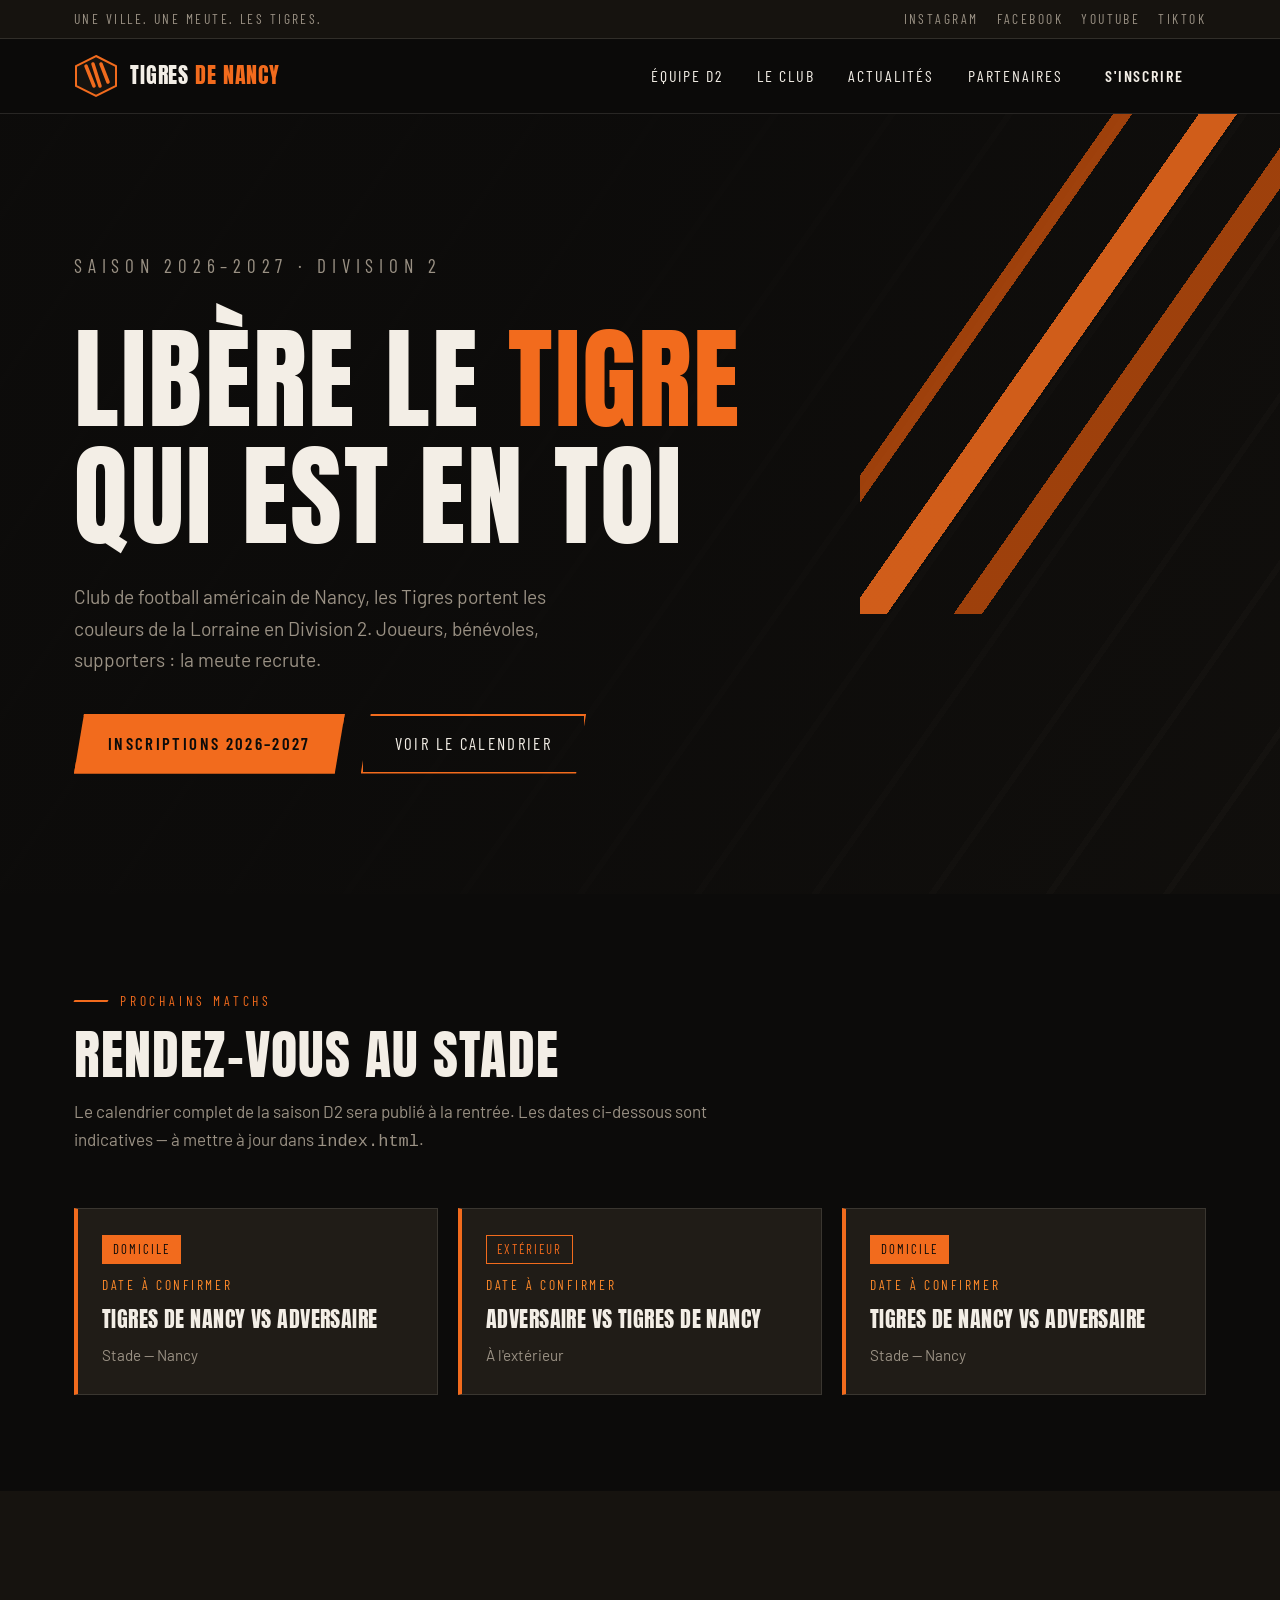
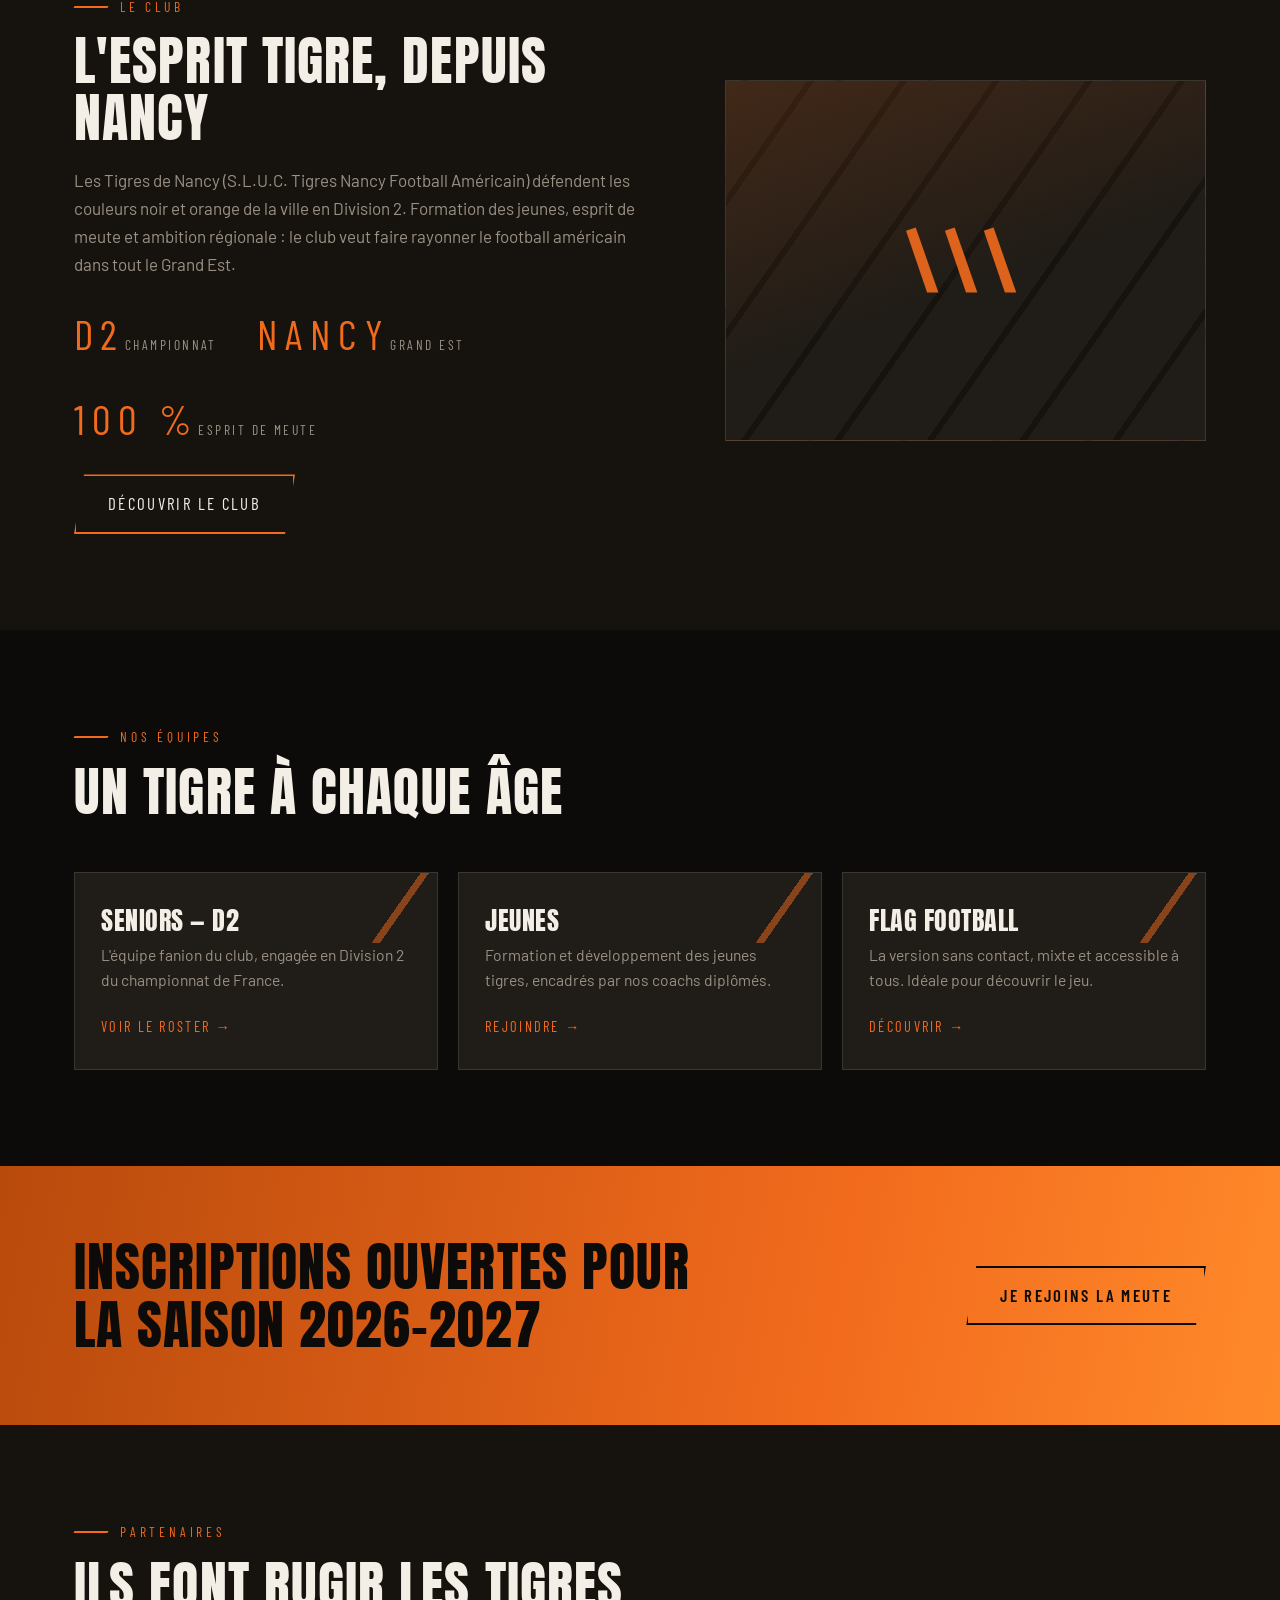
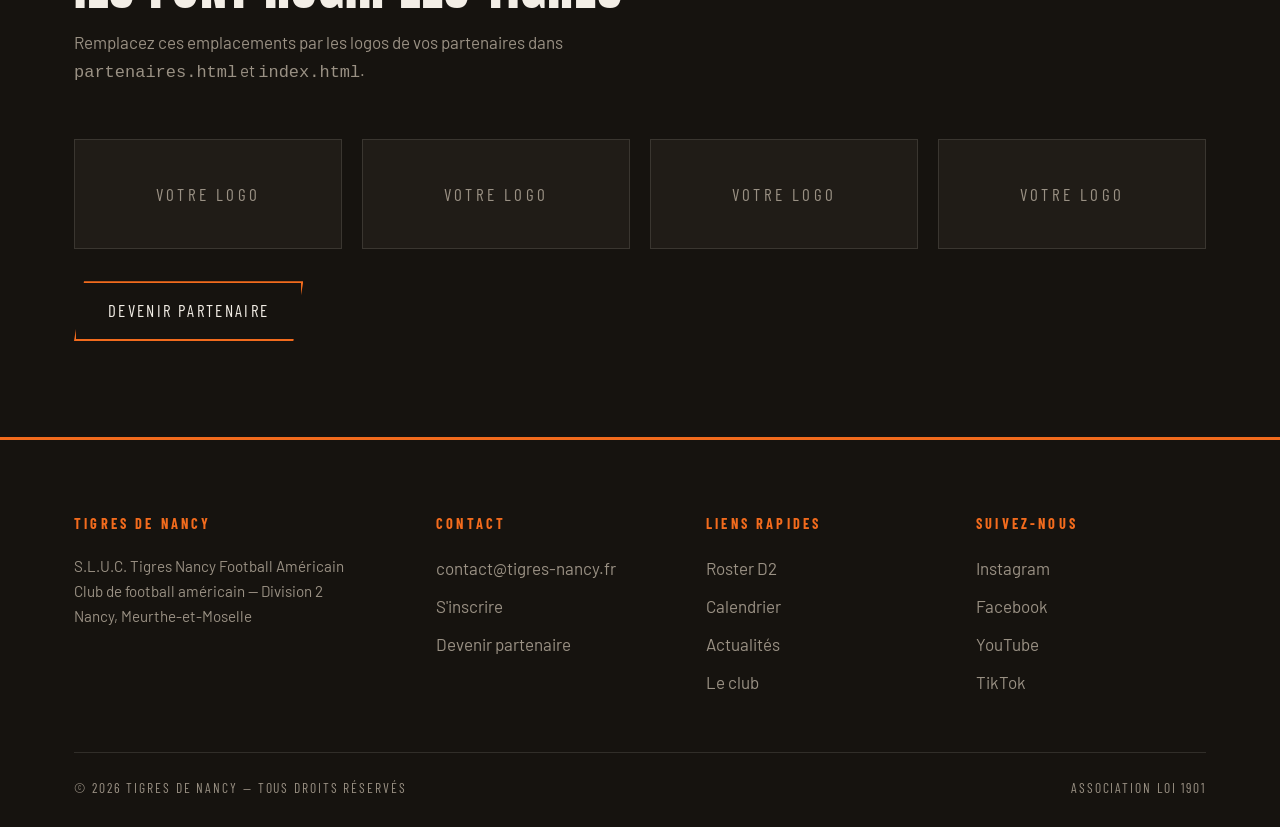
<file: index.html>
<!DOCTYPE html>
<html lang="fr">
<head>
  <meta charset="UTF-8">
  <meta name="viewport" content="width=device-width, initial-scale=1.0">
  <title>Tigres de Nancy — Football Américain | Club D2, Nancy</title>
  <meta name="description" content="Les Tigres de Nancy, club de football américain évoluant en Division 2. Inscriptions, calendrier, équipes jeunes et flag. Rejoignez la meute !">
  <link rel="preconnect" href="https://fonts.googleapis.com">
  <link rel="preconnect" href="https://fonts.gstatic.com" crossorigin>
  <link href="https://fonts.googleapis.com/css2?family=Anton&family=Barlow:wght@400;500;600&family=Barlow+Condensed:wght@400;500;600&display=swap" rel="stylesheet">
  <link rel="stylesheet" href="assets/css/style.css">
</head>
<body>

  <!-- Barre supérieure -->
  <div class="topbar">
    <div class="container">
      <span class="topbar__devise">Une ville. Une meute. Les Tigres.</span>
      <div class="topbar__social">
        <a href="https://www.instagram.com/" aria-label="Instagram">Instagram</a>
        <a href="https://www.facebook.com/" aria-label="Facebook">Facebook</a>
        <a href="https://www.youtube.com/" aria-label="YouTube">YouTube</a>
        <a href="https://www.tiktok.com/" aria-label="TikTok">TikTok</a>
      </div>
    </div>
  </div>

  <!-- Header + navigation -->
  <header class="header">
    <div class="container">
      <a class="logo" href="index.html">
        <svg class="logo__badge" viewBox="0 0 44 44" aria-hidden="true">
          <polygon points="22,2 42,12 42,32 22,42 2,32 2,12" fill="#16130f" stroke="#f26b1d" stroke-width="2"/>
          <path d="M12 12 L20 32 M19 10 L26 32 M27 10 L34 28" stroke="#f26b1d" stroke-width="3.5" stroke-linecap="round" fill="none"/>
        </svg>
        <span>Tigres <em>de Nancy</em></span>
      </a>

      <button class="burger" aria-expanded="false" aria-controls="nav-principale">Menu</button>

      <nav class="nav" id="nav-principale" aria-label="Navigation principale">
        <div class="nav__item">
          <button class="nav__parent" aria-haspopup="true">Équipe D2</button>
          <div class="nav__sous">
            <a href="equipe.html">Roster</a>
            <a href="calendrier.html">Calendrier &amp; résultats</a>
          </div>
        </div>
        <div class="nav__item">
          <button class="nav__parent" aria-haspopup="true">Le club</button>
          <div class="nav__sous">
            <a href="club.html">Histoire &amp; valeurs</a>
            <a href="club.html#staff">Staff</a>
            <a href="club.html#bureau">Comité de direction</a>
          </div>
        </div>
        <a href="actualites.html">Actualités</a>
        <a href="partenaires.html">Partenaires</a>
        <a class="btn btn--plein" href="inscription.html" style="padding:10px 22px;">S'inscrire</a>
      </nav>
    </div>
  </header>

  <!-- Hero -->
  <section class="hero">
    <div class="container">
      <div class="hero__inner">
        <p class="hero__saison">Saison 2026–2027 · Division 2</p>
        <h1>Libère le <em>tigre</em> qui est en toi</h1>
        <p>Club de football américain de Nancy, les Tigres portent les couleurs de la Lorraine en Division 2. Joueurs, bénévoles, supporters : la meute recrute.</p>
        <div class="hero__actions">
          <a class="btn btn--plein" href="inscription.html">Inscriptions 2026–2027</a>
          <a class="btn" href="calendrier.html">Voir le calendrier</a>
        </div>
      </div>
    </div>
  </section>

  <!-- Prochains matchs -->
  <section class="section">
    <div class="container">
      <div class="section__head reveal">
        <span class="eyebrow">Prochains matchs</span>
        <h2>Rendez-vous au stade</h2>
        <p class="muted">Le calendrier complet de la saison D2 sera publié à la rentrée. Les dates ci-dessous sont indicatives — à mettre à jour dans <code>index.html</code>.</p>
      </div>
      <div class="matchs">
        <article class="match match--domicile reveal">
          <span class="match__tag">Domicile</span>
          <span class="match__date">Date à confirmer</span>
          <h3 class="match__affiche">Tigres de Nancy vs Adversaire</h3>
          <p class="match__lieu">Stade — Nancy</p>
        </article>
        <article class="match reveal">
          <span class="match__tag">Extérieur</span>
          <span class="match__date">Date à confirmer</span>
          <h3 class="match__affiche">Adversaire vs Tigres de Nancy</h3>
          <p class="match__lieu">À l'extérieur</p>
        </article>
        <article class="match match--domicile reveal">
          <span class="match__tag">Domicile</span>
          <span class="match__date">Date à confirmer</span>
          <h3 class="match__affiche">Tigres de Nancy vs Adversaire</h3>
          <p class="match__lieu">Stade — Nancy</p>
        </article>
      </div>
    </div>
  </section>

  <!-- Histoire du club -->
  <section class="section section--alt">
    <div class="container">
      <div class="histoire">
        <div class="reveal">
          <span class="eyebrow">Le club</span>
          <h2 style="margin:14px 0 20px;">L'esprit tigre, depuis Nancy</h2>
          <p class="muted">Les Tigres de Nancy (S.L.U.C. Tigres Nancy Football Américain) défendent les couleurs noir et orange de la ville en Division 2. Formation des jeunes, esprit de meute et ambition régionale : le club veut faire rayonner le football américain dans tout le Grand Est.</p>
          <div class="chiffres">
            <div class="chiffre"><span class="display">D2</span><span>Championnat</span></div>
            <div class="chiffre"><span class="display">Nancy</span><span>Grand Est</span></div>
            <div class="chiffre"><span class="display">100&nbsp;%</span><span>Esprit de meute</span></div>
          </div>
          <p style="margin-top:32px;"><a class="btn" href="club.html">Découvrir le club</a></p>
        </div>
        <div class="histoire__visuel reveal" role="img" aria-label="Motif griffes de tigre aux couleurs du club">
          <svg class="griffes" viewBox="0 0 74 40" aria-hidden="true">
            <path d="M6 0 L20 40 L13 40 L0 2 Z"/>
            <path d="M30 0 L44 40 L37 40 L24 2 Z"/>
            <path d="M54 0 L68 40 L61 40 L48 2 Z"/>
          </svg>
        </div>
      </div>
    </div>
  </section>

  <!-- Équipes -->
  <section class="section">
    <div class="container">
      <div class="section__head reveal">
        <span class="eyebrow">Nos équipes</span>
        <h2>Un tigre à chaque âge</h2>
      </div>
      <div class="equipes">
        <article class="equipe reveal">
          <h3>Seniors — D2</h3>
          <p>L'équipe fanion du club, engagée en Division 2 du championnat de France.</p>
          <a class="lien" href="equipe.html">Voir le roster →</a>
        </article>
        <article class="equipe reveal">
          <h3>Jeunes</h3>
          <p>Formation et développement des jeunes tigres, encadrés par nos coachs diplômés.</p>
          <a class="lien" href="inscription.html">Rejoindre →</a>
        </article>
        <article class="equipe reveal">
          <h3>Flag football</h3>
          <p>La version sans contact, mixte et accessible à tous. Idéale pour découvrir le jeu.</p>
          <a class="lien" href="inscription.html">Découvrir →</a>
        </article>
      </div>
    </div>
  </section>

  <!-- CTA inscription -->
  <section class="cta-inscription">
    <div class="container">
      <h2>Inscriptions ouvertes pour la saison 2026–2027</h2>
      <a class="btn" href="inscription.html">Je rejoins la meute</a>
    </div>
  </section>

  <!-- Partenaires -->
  <section class="section section--alt">
    <div class="container">
      <div class="section__head reveal">
        <span class="eyebrow">Partenaires</span>
        <h2>Ils font rugir les Tigres</h2>
        <p class="muted">Remplacez ces emplacements par les logos de vos partenaires dans <code>partenaires.html</code> et <code>index.html</code>.</p>
      </div>
      <div class="partenaires reveal">
        <a class="partenaire" href="partenaires.html">Votre logo</a>
        <a class="partenaire" href="partenaires.html">Votre logo</a>
        <a class="partenaire" href="partenaires.html">Votre logo</a>
        <a class="partenaire" href="partenaires.html">Votre logo</a>
      </div>
      <p style="margin-top:32px;" class="reveal"><a class="btn" href="partenaires.html">Devenir partenaire</a></p>
    </div>
  </section>

  <!-- Footer -->
  <footer class="footer">
    <div class="container">
      <div class="footer__grid">
        <div>
          <h4>Tigres de Nancy</h4>
          <p>S.L.U.C. Tigres Nancy Football Américain<br>Club de football américain — Division 2<br>Nancy, Meurthe-et-Moselle</p>
        </div>
        <div>
          <h4>Contact</h4>
          <ul>
            <li><a href="mailto:contact@tigres-nancy.fr">contact@tigres-nancy.fr</a></li>
            <li><a href="inscription.html">S'inscrire</a></li>
            <li><a href="partenaires.html">Devenir partenaire</a></li>
          </ul>
        </div>
        <div>
          <h4>Liens rapides</h4>
          <ul>
            <li><a href="equipe.html">Roster D2</a></li>
            <li><a href="calendrier.html">Calendrier</a></li>
            <li><a href="actualites.html">Actualités</a></li>
            <li><a href="club.html">Le club</a></li>
          </ul>
        </div>
        <div>
          <h4>Suivez-nous</h4>
          <ul>
            <li><a href="https://www.instagram.com/">Instagram</a></li>
            <li><a href="https://www.facebook.com/">Facebook</a></li>
            <li><a href="https://www.youtube.com/">YouTube</a></li>
            <li><a href="https://www.tiktok.com/">TikTok</a></li>
          </ul>
        </div>
      </div>
      <div class="footer__legal">
        <span>© 2026 Tigres de Nancy — Tous droits réservés</span>
        <span>Association loi 1901</span>
      </div>
    </div>
  </footer>

  <script src="assets/js/main.js"></script>
</body>
</html>
</file>
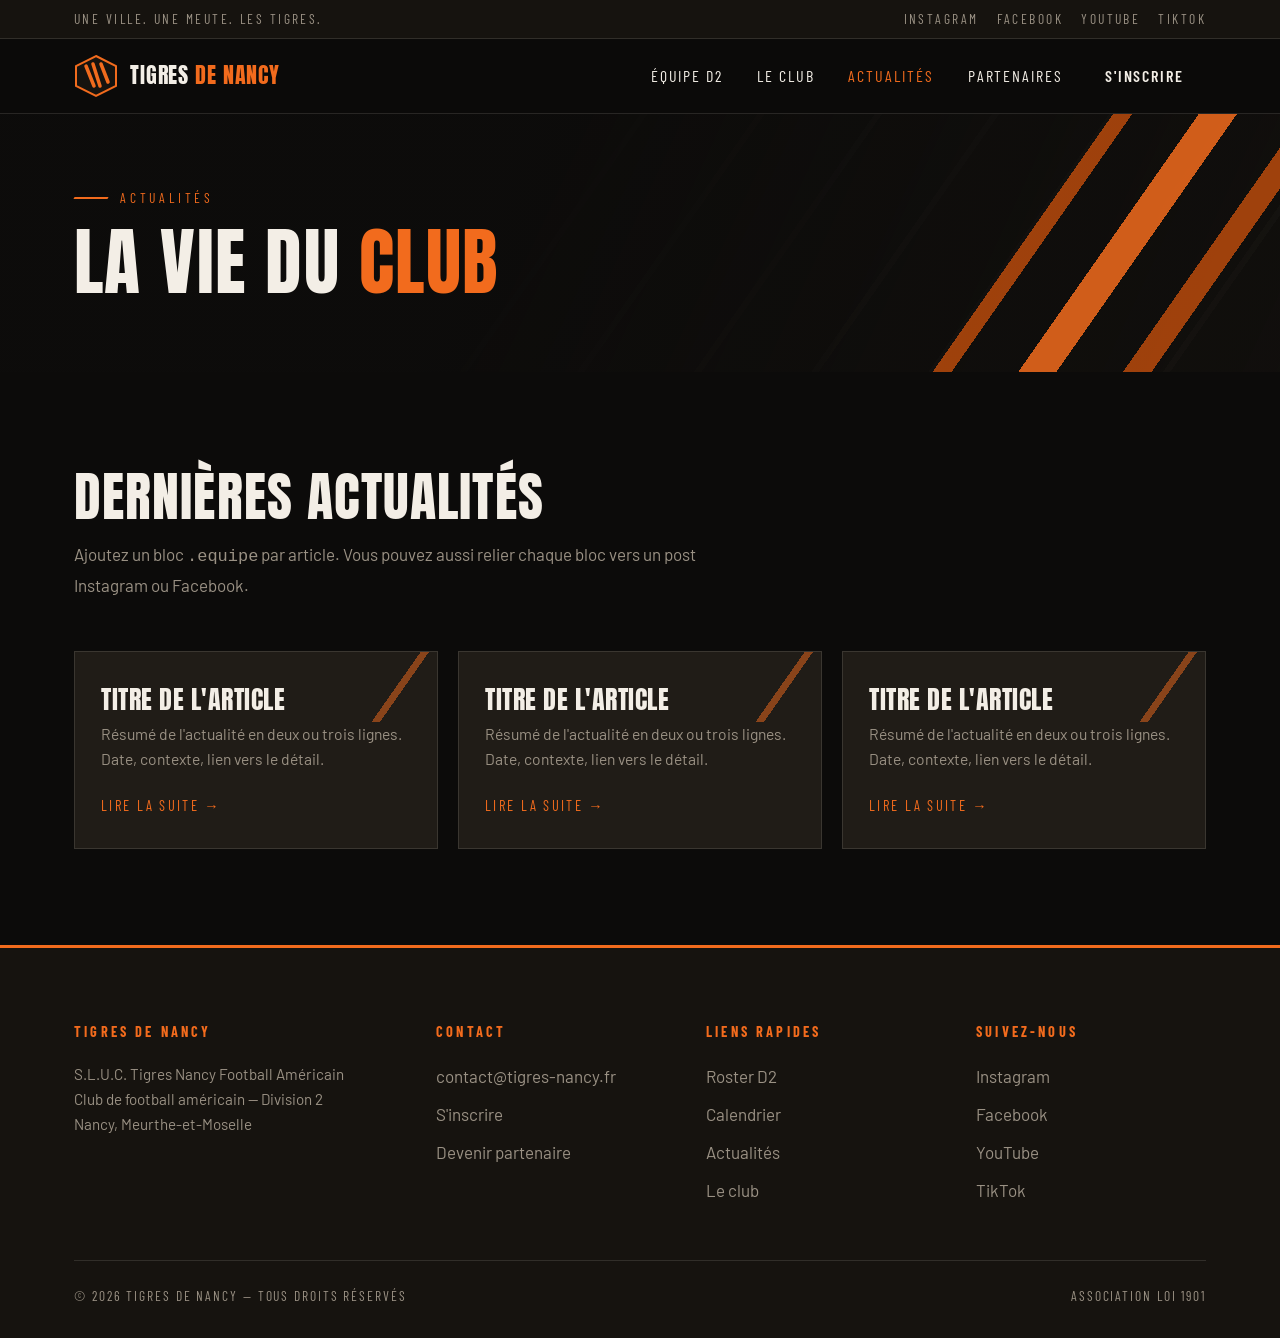
<file: actualites.html>
<!DOCTYPE html>
<html lang="fr">
<head>
  <meta charset="UTF-8">
  <meta name="viewport" content="width=device-width, initial-scale=1.0">
  <title>Actualités | Tigres de Nancy — Football Américain</title>
  <meta name="description" content="Toute l'actualité des Tigres de Nancy : résultats, événements, vie du club.">
  <link rel="preconnect" href="https://fonts.googleapis.com">
  <link rel="preconnect" href="https://fonts.gstatic.com" crossorigin>
  <link href="https://fonts.googleapis.com/css2?family=Anton&family=Barlow:wght@400;500;600&family=Barlow+Condensed:wght@400;500;600&display=swap" rel="stylesheet">
  <link rel="stylesheet" href="assets/css/style.css">
</head>
<body>

  <div class="topbar">
    <div class="container">
      <span class="topbar__devise">Une ville. Une meute. Les Tigres.</span>
      <div class="topbar__social">
        <a href="https://www.instagram.com/" aria-label="Instagram">Instagram</a>
        <a href="https://www.facebook.com/" aria-label="Facebook">Facebook</a>
        <a href="https://www.youtube.com/" aria-label="YouTube">YouTube</a>
        <a href="https://www.tiktok.com/" aria-label="TikTok">TikTok</a>
      </div>
    </div>
  </div>

  <header class="header">
    <div class="container">
      <a class="logo" href="index.html">
        <svg class="logo__badge" viewBox="0 0 44 44" aria-hidden="true">
          <polygon points="22,2 42,12 42,32 22,42 2,32 2,12" fill="#16130f" stroke="#f26b1d" stroke-width="2"/>
          <path d="M12 12 L20 32 M19 10 L26 32 M27 10 L34 28" stroke="#f26b1d" stroke-width="3.5" stroke-linecap="round" fill="none"/>
        </svg>
        <span>Tigres <em>de Nancy</em></span>
      </a>

      <button class="burger" aria-expanded="false" aria-controls="nav-principale">Menu</button>

      <nav class="nav" id="nav-principale" aria-label="Navigation principale">
        <div class="nav__item">
          <button class="nav__parent" aria-haspopup="true">Équipe D2</button>
          <div class="nav__sous">
            <a href="equipe.html">Roster</a>
            <a href="calendrier.html">Calendrier &amp; résultats</a>
          </div>
        </div>
        <div class="nav__item">
          <button class="nav__parent" aria-haspopup="true">Le club</button>
          <div class="nav__sous">
            <a href="club.html">Histoire &amp; valeurs</a>
            <a href="club.html#staff">Staff</a>
            <a href="club.html#bureau">Comité de direction</a>
          </div>
        </div>
        <a href="actualites.html" aria-current="page">Actualités</a>
        <a href="partenaires.html">Partenaires</a>
        <a class="btn btn--plein" href="inscription.html" style="padding:10px 22px;">S'inscrire</a>
      </nav>
    </div>
  </header>

  <section class="hero" style="min-height:auto;">
    <div class="container">
      <div class="hero__inner" style="padding:64px 0 72px;">
        <span class="eyebrow">Actualités</span>
        <h1 style="font-size:clamp(2.4rem,6vw,4.6rem);margin-top:14px;">La vie du <em>club</em></h1>
      </div>
    </div>
  </section>

  <section class="section">
    <div class="container">
      <div class="section__head reveal">
        <h2>Dernières actualités</h2>
        <p class="muted">Ajoutez un bloc <code>.equipe</code> par article. Vous pouvez aussi relier chaque bloc vers un post Instagram ou Facebook.</p>
      </div>
      <div class="equipes">
        <article class="equipe reveal">
          <h3>Titre de l'article</h3>
          <p>Résumé de l'actualité en deux ou trois lignes. Date, contexte, lien vers le détail.</p>
          <a class="lien" href="#">Lire la suite →</a>
        </article>
        <article class="equipe reveal">
          <h3>Titre de l'article</h3>
          <p>Résumé de l'actualité en deux ou trois lignes. Date, contexte, lien vers le détail.</p>
          <a class="lien" href="#">Lire la suite →</a>
        </article>
        <article class="equipe reveal">
          <h3>Titre de l'article</h3>
          <p>Résumé de l'actualité en deux ou trois lignes. Date, contexte, lien vers le détail.</p>
          <a class="lien" href="#">Lire la suite →</a>
        </article>
      </div>
    </div>
  </section>

  <footer class="footer">
    <div class="container">
      <div class="footer__grid">
        <div>
          <h4>Tigres de Nancy</h4>
          <p>S.L.U.C. Tigres Nancy Football Américain<br>Club de football américain — Division 2<br>Nancy, Meurthe-et-Moselle</p>
        </div>
        <div>
          <h4>Contact</h4>
          <ul>
            <li><a href="mailto:contact@tigres-nancy.fr">contact@tigres-nancy.fr</a></li>
            <li><a href="inscription.html">S'inscrire</a></li>
            <li><a href="partenaires.html">Devenir partenaire</a></li>
          </ul>
        </div>
        <div>
          <h4>Liens rapides</h4>
          <ul>
            <li><a href="equipe.html">Roster D2</a></li>
            <li><a href="calendrier.html">Calendrier</a></li>
            <li><a href="actualites.html">Actualités</a></li>
            <li><a href="club.html">Le club</a></li>
          </ul>
        </div>
        <div>
          <h4>Suivez-nous</h4>
          <ul>
            <li><a href="https://www.instagram.com/">Instagram</a></li>
            <li><a href="https://www.facebook.com/">Facebook</a></li>
            <li><a href="https://www.youtube.com/">YouTube</a></li>
            <li><a href="https://www.tiktok.com/">TikTok</a></li>
          </ul>
        </div>
      </div>
      <div class="footer__legal">
        <span>© 2026 Tigres de Nancy — Tous droits réservés</span>
        <span>Association loi 1901</span>
      </div>
    </div>
  </footer>

  <script src="assets/js/main.js"></script>
</body>
</html>
</file>
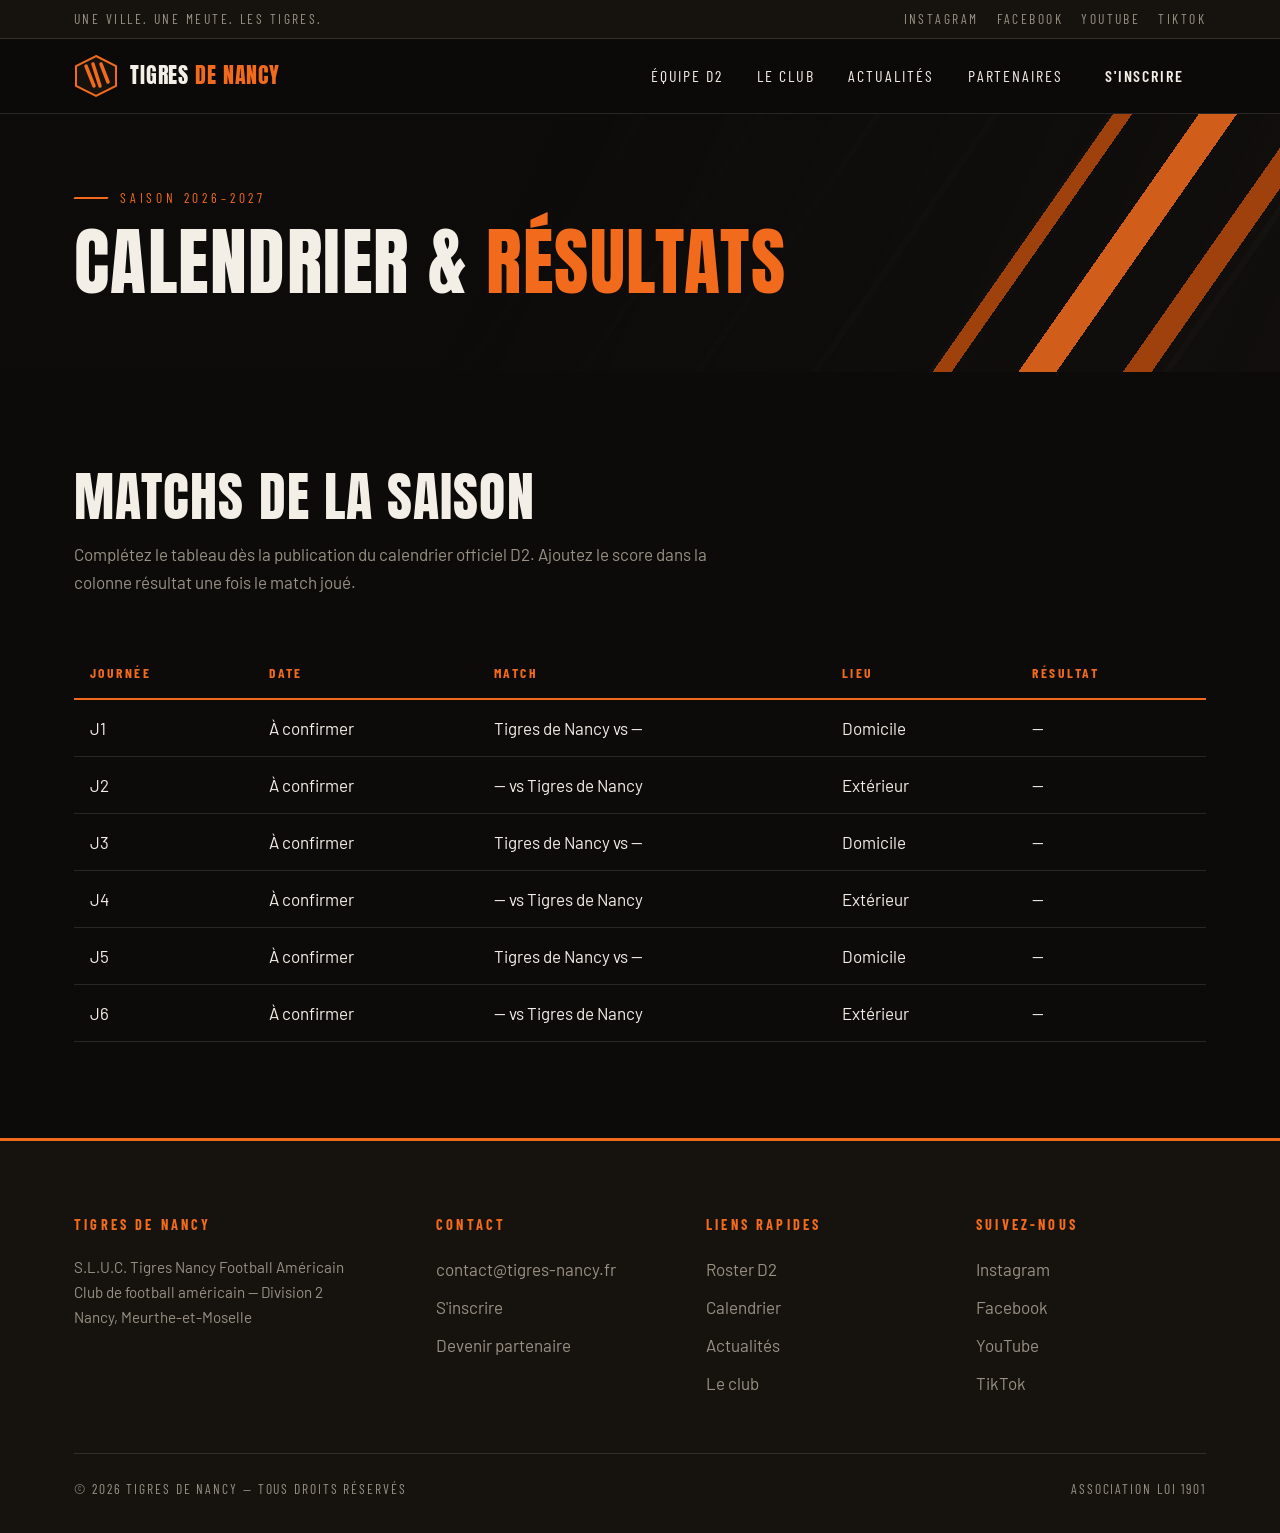
<file: calendrier.html>
<!DOCTYPE html>
<html lang="fr">
<head>
  <meta charset="UTF-8">
  <meta name="viewport" content="width=device-width, initial-scale=1.0">
  <title>Calendrier & résultats | Tigres de Nancy — Football Américain</title>
  <meta name="description" content="Calendrier des matchs et résultats des Tigres de Nancy en Division 2, saison 2026-2027.">
  <link rel="preconnect" href="https://fonts.googleapis.com">
  <link rel="preconnect" href="https://fonts.gstatic.com" crossorigin>
  <link href="https://fonts.googleapis.com/css2?family=Anton&family=Barlow:wght@400;500;600&family=Barlow+Condensed:wght@400;500;600&display=swap" rel="stylesheet">
  <link rel="stylesheet" href="assets/css/style.css">
</head>
<body>

  <div class="topbar">
    <div class="container">
      <span class="topbar__devise">Une ville. Une meute. Les Tigres.</span>
      <div class="topbar__social">
        <a href="https://www.instagram.com/" aria-label="Instagram">Instagram</a>
        <a href="https://www.facebook.com/" aria-label="Facebook">Facebook</a>
        <a href="https://www.youtube.com/" aria-label="YouTube">YouTube</a>
        <a href="https://www.tiktok.com/" aria-label="TikTok">TikTok</a>
      </div>
    </div>
  </div>

  <header class="header">
    <div class="container">
      <a class="logo" href="index.html">
        <svg class="logo__badge" viewBox="0 0 44 44" aria-hidden="true">
          <polygon points="22,2 42,12 42,32 22,42 2,32 2,12" fill="#16130f" stroke="#f26b1d" stroke-width="2"/>
          <path d="M12 12 L20 32 M19 10 L26 32 M27 10 L34 28" stroke="#f26b1d" stroke-width="3.5" stroke-linecap="round" fill="none"/>
        </svg>
        <span>Tigres <em>de Nancy</em></span>
      </a>

      <button class="burger" aria-expanded="false" aria-controls="nav-principale">Menu</button>

      <nav class="nav" id="nav-principale" aria-label="Navigation principale">
        <div class="nav__item">
          <button class="nav__parent" aria-haspopup="true">Équipe D2</button>
          <div class="nav__sous">
            <a href="equipe.html">Roster</a>
            <a href="calendrier.html" aria-current="page">Calendrier &amp; résultats</a>
          </div>
        </div>
        <div class="nav__item">
          <button class="nav__parent" aria-haspopup="true">Le club</button>
          <div class="nav__sous">
            <a href="club.html">Histoire &amp; valeurs</a>
            <a href="club.html#staff">Staff</a>
            <a href="club.html#bureau">Comité de direction</a>
          </div>
        </div>
        <a href="actualites.html">Actualités</a>
        <a href="partenaires.html">Partenaires</a>
        <a class="btn btn--plein" href="inscription.html" style="padding:10px 22px;">S'inscrire</a>
      </nav>
    </div>
  </header>

  <section class="hero" style="min-height:auto;">
    <div class="container">
      <div class="hero__inner" style="padding:64px 0 72px;">
        <span class="eyebrow">Saison 2026–2027</span>
        <h1 style="font-size:clamp(2.4rem,6vw,4.6rem);margin-top:14px;">Calendrier &amp; <em>résultats</em></h1>
      </div>
    </div>
  </section>

  <section class="section">
    <div class="container">
      <div class="section__head reveal">
        <h2>Matchs de la saison</h2>
        <p class="muted">Complétez le tableau dès la publication du calendrier officiel D2. Ajoutez le score dans la colonne résultat une fois le match joué.</p>
      </div>
      <div class="reveal" style="overflow-x:auto;">
        <table class="tableau">
          <thead>
            <tr><th>Journée</th><th>Date</th><th>Match</th><th>Lieu</th><th>Résultat</th></tr>
          </thead>
          <tbody>
            <tr><td>J1</td><td>À confirmer</td><td>Tigres de Nancy vs —</td><td>Domicile</td><td>—</td></tr>
            <tr><td>J2</td><td>À confirmer</td><td>— vs Tigres de Nancy</td><td>Extérieur</td><td>—</td></tr>
            <tr><td>J3</td><td>À confirmer</td><td>Tigres de Nancy vs —</td><td>Domicile</td><td>—</td></tr>
            <tr><td>J4</td><td>À confirmer</td><td>— vs Tigres de Nancy</td><td>Extérieur</td><td>—</td></tr>
            <tr><td>J5</td><td>À confirmer</td><td>Tigres de Nancy vs —</td><td>Domicile</td><td>—</td></tr>
            <tr><td>J6</td><td>À confirmer</td><td>— vs Tigres de Nancy</td><td>Extérieur</td><td>—</td></tr>
          </tbody>
        </table>
      </div>
    </div>
  </section>

  <footer class="footer">
    <div class="container">
      <div class="footer__grid">
        <div>
          <h4>Tigres de Nancy</h4>
          <p>S.L.U.C. Tigres Nancy Football Américain<br>Club de football américain — Division 2<br>Nancy, Meurthe-et-Moselle</p>
        </div>
        <div>
          <h4>Contact</h4>
          <ul>
            <li><a href="mailto:contact@tigres-nancy.fr">contact@tigres-nancy.fr</a></li>
            <li><a href="inscription.html">S'inscrire</a></li>
            <li><a href="partenaires.html">Devenir partenaire</a></li>
          </ul>
        </div>
        <div>
          <h4>Liens rapides</h4>
          <ul>
            <li><a href="equipe.html">Roster D2</a></li>
            <li><a href="calendrier.html">Calendrier</a></li>
            <li><a href="actualites.html">Actualités</a></li>
            <li><a href="club.html">Le club</a></li>
          </ul>
        </div>
        <div>
          <h4>Suivez-nous</h4>
          <ul>
            <li><a href="https://www.instagram.com/">Instagram</a></li>
            <li><a href="https://www.facebook.com/">Facebook</a></li>
            <li><a href="https://www.youtube.com/">YouTube</a></li>
            <li><a href="https://www.tiktok.com/">TikTok</a></li>
          </ul>
        </div>
      </div>
      <div class="footer__legal">
        <span>© 2026 Tigres de Nancy — Tous droits réservés</span>
        <span>Association loi 1901</span>
      </div>
    </div>
  </footer>

  <script src="assets/js/main.js"></script>
</body>
</html>
</file>
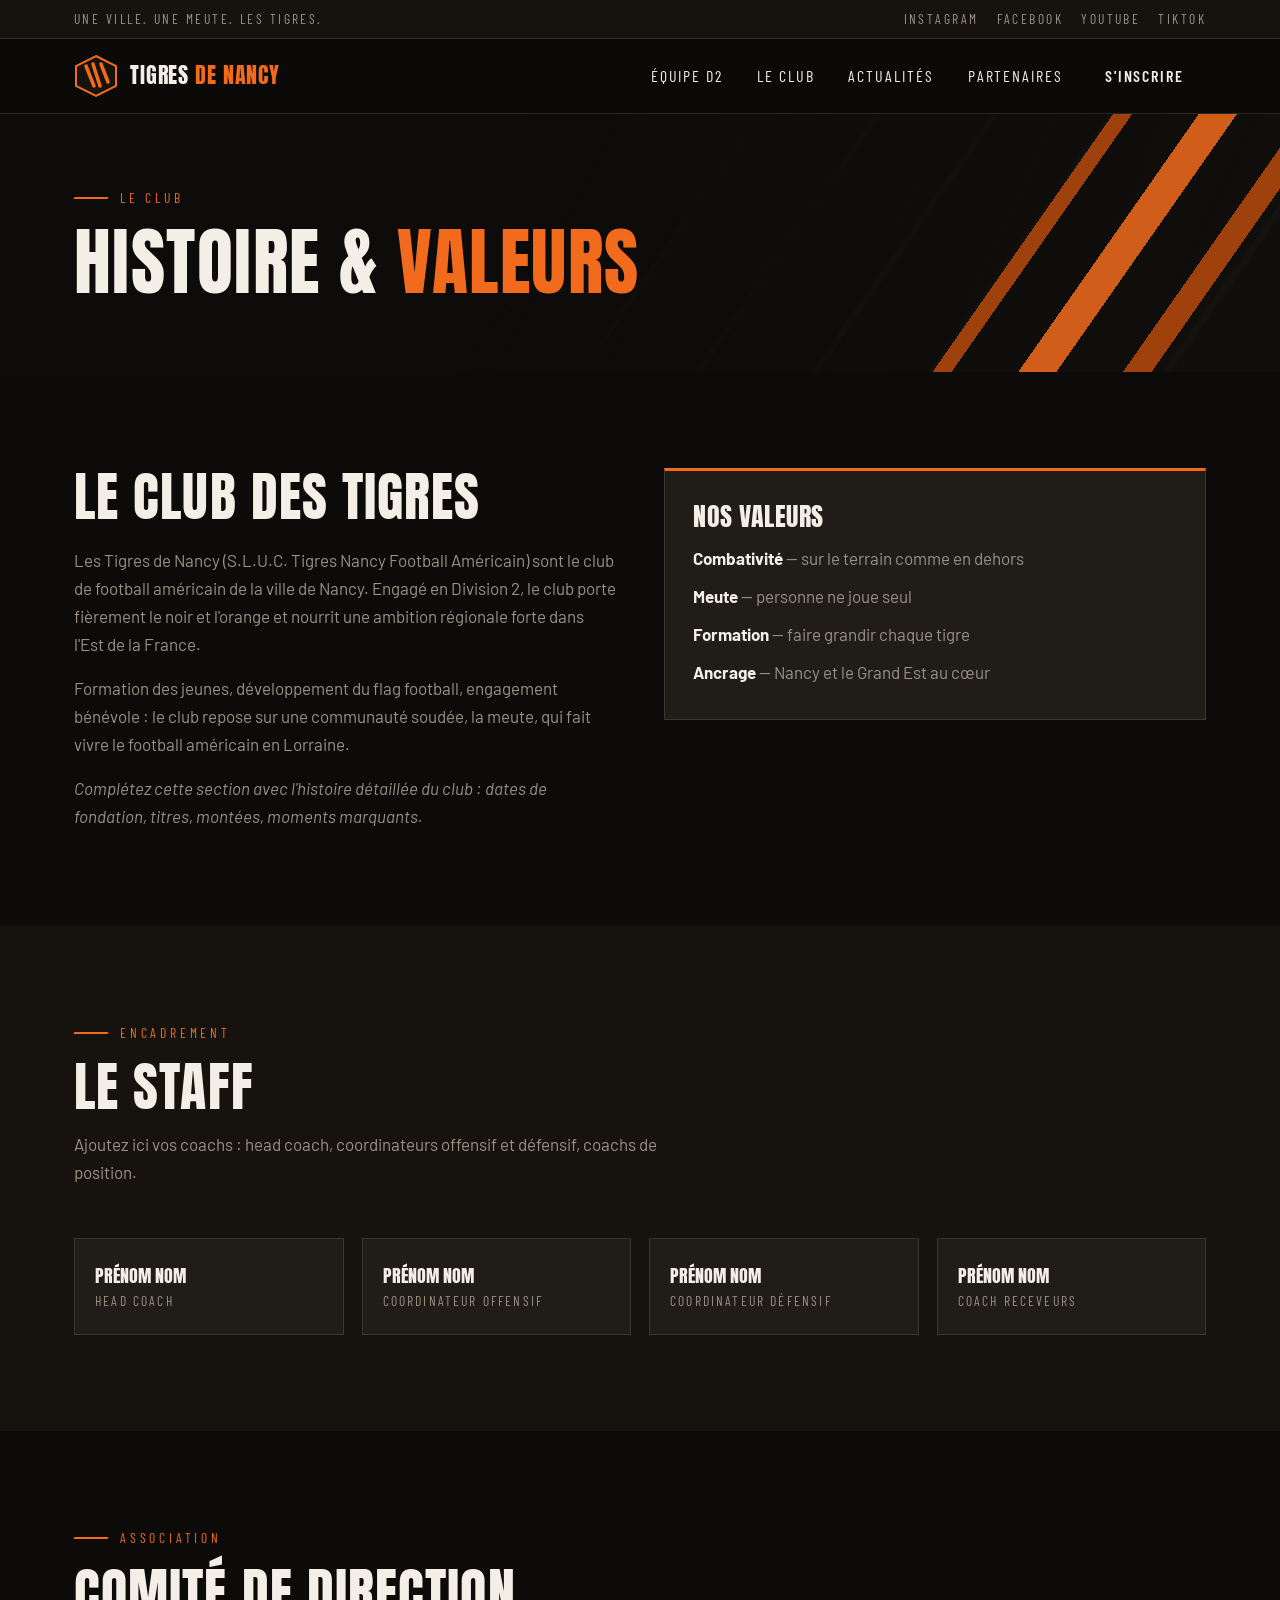
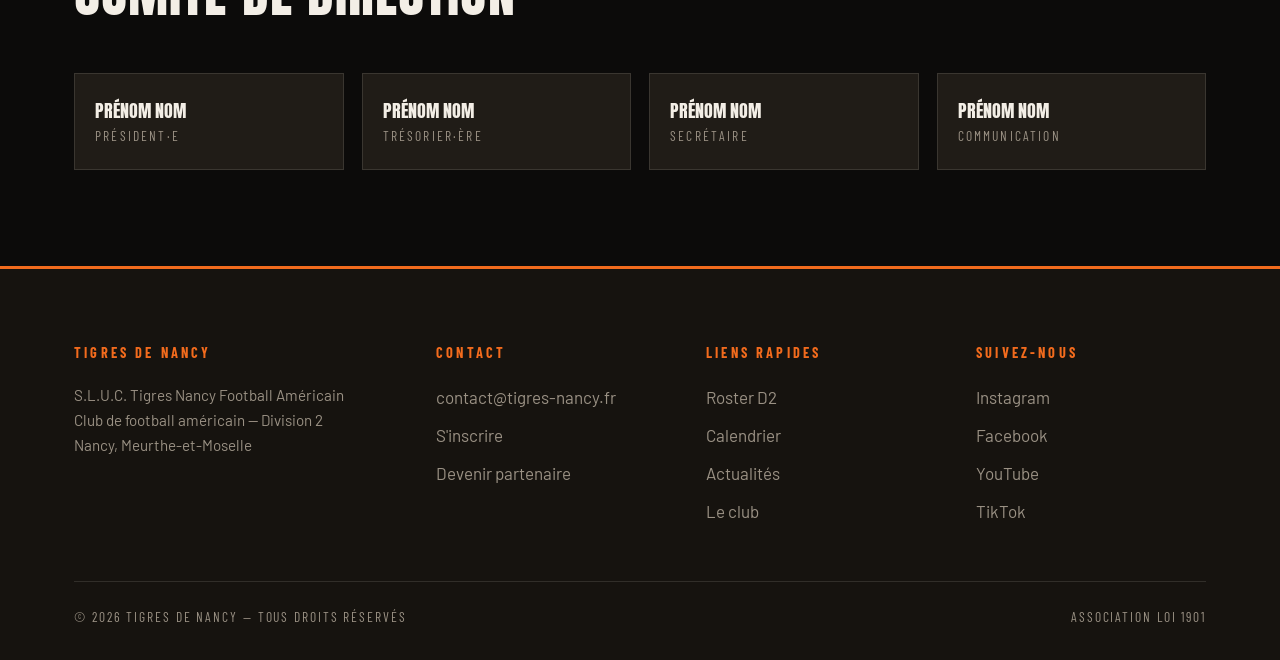
<file: club.html>
<!DOCTYPE html>
<html lang="fr">
<head>
  <meta charset="UTF-8">
  <meta name="viewport" content="width=device-width, initial-scale=1.0">
  <title>Le club | Tigres de Nancy — Football Américain</title>
  <meta name="description" content="Histoire, valeurs, staff et comité de direction des Tigres de Nancy, club de football américain en Division 2.">
  <link rel="preconnect" href="https://fonts.googleapis.com">
  <link rel="preconnect" href="https://fonts.gstatic.com" crossorigin>
  <link href="https://fonts.googleapis.com/css2?family=Anton&family=Barlow:wght@400;500;600&family=Barlow+Condensed:wght@400;500;600&display=swap" rel="stylesheet">
  <link rel="stylesheet" href="assets/css/style.css">
</head>
<body>

  <div class="topbar">
    <div class="container">
      <span class="topbar__devise">Une ville. Une meute. Les Tigres.</span>
      <div class="topbar__social">
        <a href="https://www.instagram.com/" aria-label="Instagram">Instagram</a>
        <a href="https://www.facebook.com/" aria-label="Facebook">Facebook</a>
        <a href="https://www.youtube.com/" aria-label="YouTube">YouTube</a>
        <a href="https://www.tiktok.com/" aria-label="TikTok">TikTok</a>
      </div>
    </div>
  </div>

  <header class="header">
    <div class="container">
      <a class="logo" href="index.html">
        <svg class="logo__badge" viewBox="0 0 44 44" aria-hidden="true">
          <polygon points="22,2 42,12 42,32 22,42 2,32 2,12" fill="#16130f" stroke="#f26b1d" stroke-width="2"/>
          <path d="M12 12 L20 32 M19 10 L26 32 M27 10 L34 28" stroke="#f26b1d" stroke-width="3.5" stroke-linecap="round" fill="none"/>
        </svg>
        <span>Tigres <em>de Nancy</em></span>
      </a>

      <button class="burger" aria-expanded="false" aria-controls="nav-principale">Menu</button>

      <nav class="nav" id="nav-principale" aria-label="Navigation principale">
        <div class="nav__item">
          <button class="nav__parent" aria-haspopup="true">Équipe D2</button>
          <div class="nav__sous">
            <a href="equipe.html">Roster</a>
            <a href="calendrier.html">Calendrier &amp; résultats</a>
          </div>
        </div>
        <div class="nav__item">
          <button class="nav__parent" aria-haspopup="true">Le club</button>
          <div class="nav__sous">
            <a href="club.html" aria-current="page">Histoire &amp; valeurs</a>
            <a href="club.html#staff">Staff</a>
            <a href="club.html#bureau">Comité de direction</a>
          </div>
        </div>
        <a href="actualites.html">Actualités</a>
        <a href="partenaires.html">Partenaires</a>
        <a class="btn btn--plein" href="inscription.html" style="padding:10px 22px;">S'inscrire</a>
      </nav>
    </div>
  </header>

  <section class="hero" style="min-height:auto;">
    <div class="container">
      <div class="hero__inner" style="padding:64px 0 72px;">
        <span class="eyebrow">Le club</span>
        <h1 style="font-size:clamp(2.4rem,6vw,4.6rem);margin-top:14px;">Histoire &amp; <em>valeurs</em></h1>
      </div>
    </div>
  </section>

  <section class="section">
    <div class="container">
      <div class="grille-2">
        <div class="reveal">
          <h2 style="margin-bottom:20px;">Le club des Tigres</h2>
          <p class="muted">Les Tigres de Nancy (S.L.U.C. Tigres Nancy Football Américain) sont le club de football américain de la ville de Nancy. Engagé en Division 2, le club porte fièrement le noir et l'orange et nourrit une ambition régionale forte dans l'Est de la France.</p>
          <p class="muted" style="margin-top:16px;">Formation des jeunes, développement du flag football, engagement bénévole : le club repose sur une communauté soudée, la meute, qui fait vivre le football américain en Lorraine.</p>
          <p class="muted" style="margin-top:16px;"><em>Complétez cette section avec l'histoire détaillée du club : dates de fondation, titres, montées, moments marquants.</em></p>
        </div>
        <div class="encart reveal">
          <h3>Nos valeurs</h3>
          <ul>
            <li><strong>Combativité</strong> — sur le terrain comme en dehors</li>
            <li><strong>Meute</strong> — personne ne joue seul</li>
            <li><strong>Formation</strong> — faire grandir chaque tigre</li>
            <li><strong>Ancrage</strong> — Nancy et le Grand Est au cœur</li>
          </ul>
        </div>
      </div>
    </div>
  </section>

  <section class="section section--alt" id="staff">
    <div class="container">
      <div class="section__head reveal">
        <span class="eyebrow">Encadrement</span>
        <h2>Le staff</h2>
        <p class="muted">Ajoutez ici vos coachs : head coach, coordinateurs offensif et défensif, coachs de position.</p>
      </div>
      <div class="roster">
        <article class="joueur reveal"><p class="nom">Prénom Nom</p><p class="poste">Head coach</p></article>
        <article class="joueur reveal"><p class="nom">Prénom Nom</p><p class="poste">Coordinateur offensif</p></article>
        <article class="joueur reveal"><p class="nom">Prénom Nom</p><p class="poste">Coordinateur défensif</p></article>
        <article class="joueur reveal"><p class="nom">Prénom Nom</p><p class="poste">Coach receveurs</p></article>
      </div>
    </div>
  </section>

  <section class="section" id="bureau">
    <div class="container">
      <div class="section__head reveal">
        <span class="eyebrow">Association</span>
        <h2>Comité de direction</h2>
      </div>
      <div class="roster">
        <article class="joueur reveal"><p class="nom">Prénom Nom</p><p class="poste">Président·e</p></article>
        <article class="joueur reveal"><p class="nom">Prénom Nom</p><p class="poste">Trésorier·ère</p></article>
        <article class="joueur reveal"><p class="nom">Prénom Nom</p><p class="poste">Secrétaire</p></article>
        <article class="joueur reveal"><p class="nom">Prénom Nom</p><p class="poste">Communication</p></article>
      </div>
    </div>
  </section>

  <footer class="footer">
    <div class="container">
      <div class="footer__grid">
        <div>
          <h4>Tigres de Nancy</h4>
          <p>S.L.U.C. Tigres Nancy Football Américain<br>Club de football américain — Division 2<br>Nancy, Meurthe-et-Moselle</p>
        </div>
        <div>
          <h4>Contact</h4>
          <ul>
            <li><a href="mailto:contact@tigres-nancy.fr">contact@tigres-nancy.fr</a></li>
            <li><a href="inscription.html">S'inscrire</a></li>
            <li><a href="partenaires.html">Devenir partenaire</a></li>
          </ul>
        </div>
        <div>
          <h4>Liens rapides</h4>
          <ul>
            <li><a href="equipe.html">Roster D2</a></li>
            <li><a href="calendrier.html">Calendrier</a></li>
            <li><a href="actualites.html">Actualités</a></li>
            <li><a href="club.html">Le club</a></li>
          </ul>
        </div>
        <div>
          <h4>Suivez-nous</h4>
          <ul>
            <li><a href="https://www.instagram.com/">Instagram</a></li>
            <li><a href="https://www.facebook.com/">Facebook</a></li>
            <li><a href="https://www.youtube.com/">YouTube</a></li>
            <li><a href="https://www.tiktok.com/">TikTok</a></li>
          </ul>
        </div>
      </div>
      <div class="footer__legal">
        <span>© 2026 Tigres de Nancy — Tous droits réservés</span>
        <span>Association loi 1901</span>
      </div>
    </div>
  </footer>

  <script src="assets/js/main.js"></script>
</body>
</html>
</file>
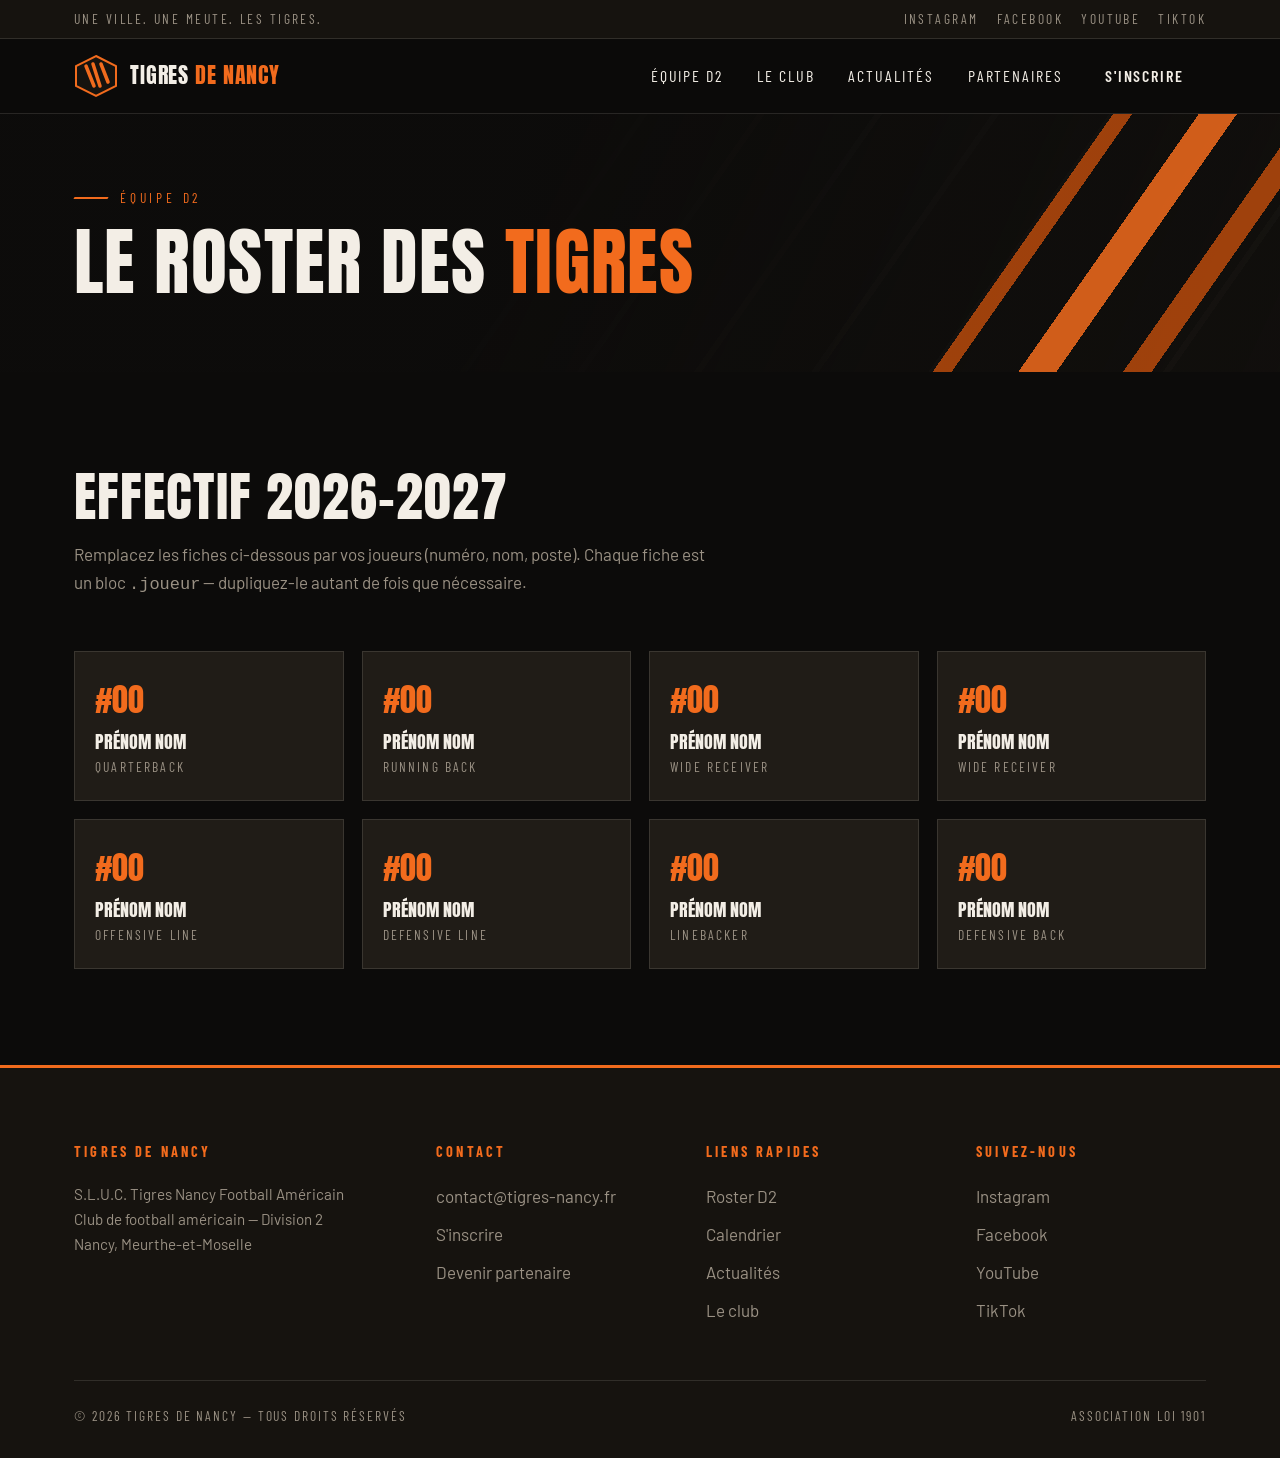
<file: equipe.html>
<!DOCTYPE html>
<html lang="fr">
<head>
  <meta charset="UTF-8">
  <meta name="viewport" content="width=device-width, initial-scale=1.0">
  <title>Roster D2 | Tigres de Nancy — Football Américain</title>
  <meta name="description" content="Le roster de l'équipe senior des Tigres de Nancy, engagée en Division 2.">
  <link rel="preconnect" href="https://fonts.googleapis.com">
  <link rel="preconnect" href="https://fonts.gstatic.com" crossorigin>
  <link href="https://fonts.googleapis.com/css2?family=Anton&family=Barlow:wght@400;500;600&family=Barlow+Condensed:wght@400;500;600&display=swap" rel="stylesheet">
  <link rel="stylesheet" href="assets/css/style.css">
</head>
<body>

  <div class="topbar">
    <div class="container">
      <span class="topbar__devise">Une ville. Une meute. Les Tigres.</span>
      <div class="topbar__social">
        <a href="https://www.instagram.com/" aria-label="Instagram">Instagram</a>
        <a href="https://www.facebook.com/" aria-label="Facebook">Facebook</a>
        <a href="https://www.youtube.com/" aria-label="YouTube">YouTube</a>
        <a href="https://www.tiktok.com/" aria-label="TikTok">TikTok</a>
      </div>
    </div>
  </div>

  <header class="header">
    <div class="container">
      <a class="logo" href="index.html">
        <svg class="logo__badge" viewBox="0 0 44 44" aria-hidden="true">
          <polygon points="22,2 42,12 42,32 22,42 2,32 2,12" fill="#16130f" stroke="#f26b1d" stroke-width="2"/>
          <path d="M12 12 L20 32 M19 10 L26 32 M27 10 L34 28" stroke="#f26b1d" stroke-width="3.5" stroke-linecap="round" fill="none"/>
        </svg>
        <span>Tigres <em>de Nancy</em></span>
      </a>

      <button class="burger" aria-expanded="false" aria-controls="nav-principale">Menu</button>

      <nav class="nav" id="nav-principale" aria-label="Navigation principale">
        <div class="nav__item">
          <button class="nav__parent" aria-haspopup="true">Équipe D2</button>
          <div class="nav__sous">
            <a href="equipe.html" aria-current="page">Roster</a>
            <a href="calendrier.html">Calendrier &amp; résultats</a>
          </div>
        </div>
        <div class="nav__item">
          <button class="nav__parent" aria-haspopup="true">Le club</button>
          <div class="nav__sous">
            <a href="club.html">Histoire &amp; valeurs</a>
            <a href="club.html#staff">Staff</a>
            <a href="club.html#bureau">Comité de direction</a>
          </div>
        </div>
        <a href="actualites.html">Actualités</a>
        <a href="partenaires.html">Partenaires</a>
        <a class="btn btn--plein" href="inscription.html" style="padding:10px 22px;">S'inscrire</a>
      </nav>
    </div>
  </header>

  <section class="hero" style="min-height:auto;">
    <div class="container">
      <div class="hero__inner" style="padding:64px 0 72px;">
        <span class="eyebrow">Équipe D2</span>
        <h1 style="font-size:clamp(2.4rem,6vw,4.6rem);margin-top:14px;">Le roster des <em>Tigres</em></h1>
      </div>
    </div>
  </section>

  <section class="section">
    <div class="container">
      <div class="section__head reveal">
        <h2>Effectif 2026–2027</h2>
        <p class="muted">Remplacez les fiches ci-dessous par vos joueurs (numéro, nom, poste). Chaque fiche est un bloc <code>.joueur</code> — dupliquez-le autant de fois que nécessaire.</p>
      </div>
      <div class="roster">
        <article class="joueur reveal"><span class="numero">#00</span><p class="nom">Prénom Nom</p><p class="poste">Quarterback</p></article>
        <article class="joueur reveal"><span class="numero">#00</span><p class="nom">Prénom Nom</p><p class="poste">Running back</p></article>
        <article class="joueur reveal"><span class="numero">#00</span><p class="nom">Prénom Nom</p><p class="poste">Wide receiver</p></article>
        <article class="joueur reveal"><span class="numero">#00</span><p class="nom">Prénom Nom</p><p class="poste">Wide receiver</p></article>
        <article class="joueur reveal"><span class="numero">#00</span><p class="nom">Prénom Nom</p><p class="poste">Offensive line</p></article>
        <article class="joueur reveal"><span class="numero">#00</span><p class="nom">Prénom Nom</p><p class="poste">Defensive line</p></article>
        <article class="joueur reveal"><span class="numero">#00</span><p class="nom">Prénom Nom</p><p class="poste">Linebacker</p></article>
        <article class="joueur reveal"><span class="numero">#00</span><p class="nom">Prénom Nom</p><p class="poste">Defensive back</p></article>
      </div>
    </div>
  </section>

  <footer class="footer">
    <div class="container">
      <div class="footer__grid">
        <div>
          <h4>Tigres de Nancy</h4>
          <p>S.L.U.C. Tigres Nancy Football Américain<br>Club de football américain — Division 2<br>Nancy, Meurthe-et-Moselle</p>
        </div>
        <div>
          <h4>Contact</h4>
          <ul>
            <li><a href="mailto:contact@tigres-nancy.fr">contact@tigres-nancy.fr</a></li>
            <li><a href="inscription.html">S'inscrire</a></li>
            <li><a href="partenaires.html">Devenir partenaire</a></li>
          </ul>
        </div>
        <div>
          <h4>Liens rapides</h4>
          <ul>
            <li><a href="equipe.html">Roster D2</a></li>
            <li><a href="calendrier.html">Calendrier</a></li>
            <li><a href="actualites.html">Actualités</a></li>
            <li><a href="club.html">Le club</a></li>
          </ul>
        </div>
        <div>
          <h4>Suivez-nous</h4>
          <ul>
            <li><a href="https://www.instagram.com/">Instagram</a></li>
            <li><a href="https://www.facebook.com/">Facebook</a></li>
            <li><a href="https://www.youtube.com/">YouTube</a></li>
            <li><a href="https://www.tiktok.com/">TikTok</a></li>
          </ul>
        </div>
      </div>
      <div class="footer__legal">
        <span>© 2026 Tigres de Nancy — Tous droits réservés</span>
        <span>Association loi 1901</span>
      </div>
    </div>
  </footer>

  <script src="assets/js/main.js"></script>
</body>
</html>
</file>
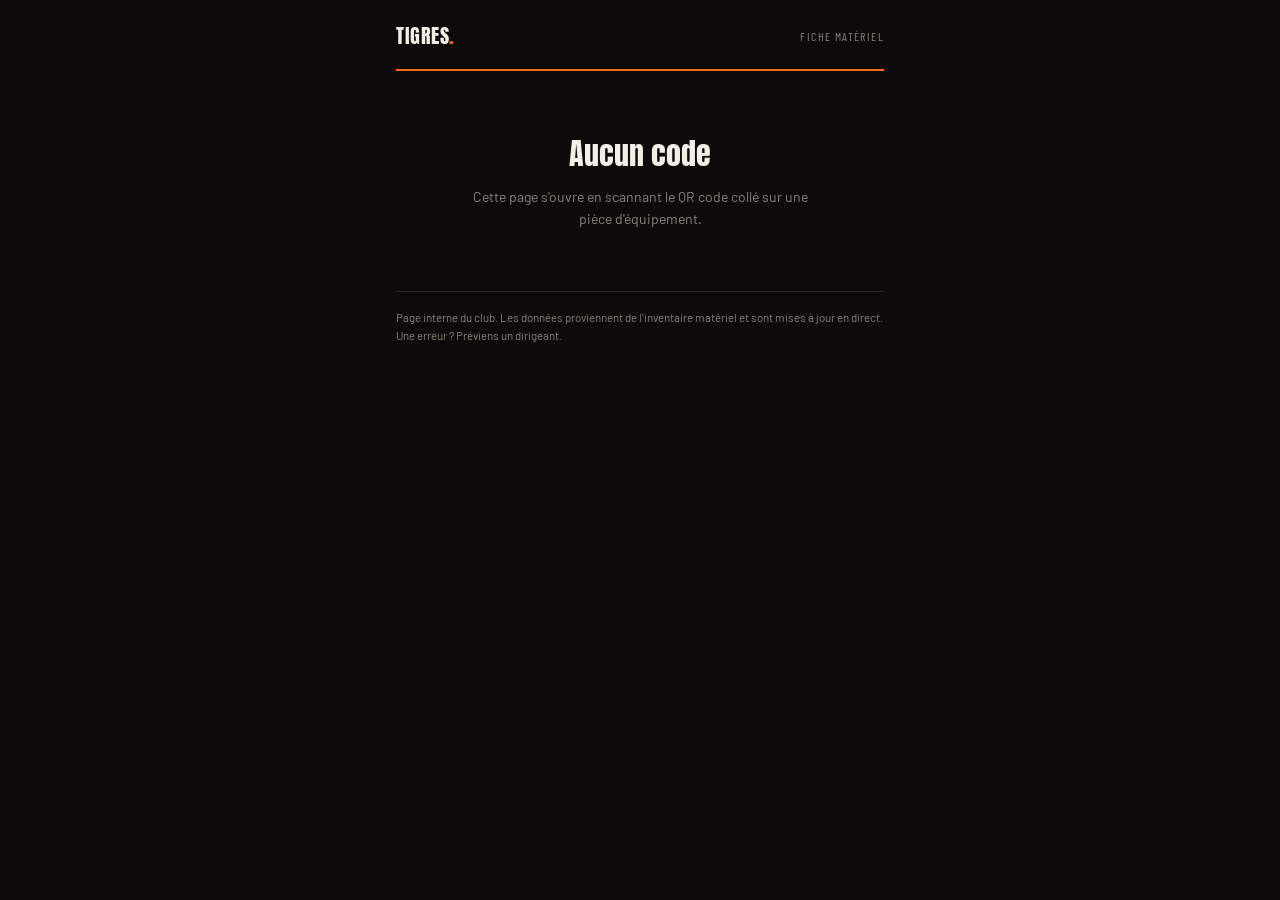
<file: fiche.html>
<!DOCTYPE html>
<html lang="fr">
<head>
<meta charset="utf-8">
<meta name="viewport" content="width=device-width, initial-scale=1">
<meta name="robots" content="noindex, nofollow">
<title>Fiche matériel — Tigres de Nancy</title>
<link rel="preconnect" href="https://fonts.googleapis.com">
<link rel="preconnect" href="https://fonts.gstatic.com" crossorigin>
<link href="https://fonts.googleapis.com/css2?family=Anton&family=Barlow:wght@400;600;700&family=Barlow+Condensed:wght@500;600&display=swap" rel="stylesheet">
<style>
  :root{
    --noir:#0c0b0a; --noir-2:#171512; --orange:#f26b1d; --orange-vif:#ff8a2a;
    --blanc:#f3eee6; --gris:#8b837a; --gris-clair:#c4bbb0; --ligne:#2a2521;
    --vert:#3fa34d; --jaune:#e0a500; --rouge:#cf3b2f;
  }
  *{box-sizing:border-box}
  body{margin:0;background:var(--noir);color:var(--blanc);
       font-family:Barlow,system-ui,-apple-system,"Segoe UI",Roboto,sans-serif;
       -webkit-font-smoothing:antialiased}
  .wrap{max-width:520px;margin:0 auto;padding:20px 16px 48px}
  header{display:flex;align-items:center;gap:10px;padding-bottom:18px;border-bottom:2px solid var(--orange)}
  header .marque{font-family:Anton,Impact,sans-serif;font-size:20px;letter-spacing:.5px;text-transform:uppercase}
  header .marque span{color:var(--orange)}
  header .sous{margin-left:auto;font-family:"Barlow Condensed",Barlow,sans-serif;font-size:12px;
               color:var(--gris);text-transform:uppercase;letter-spacing:1.4px}

  .code{font-family:Anton,Impact,sans-serif;font-size:52px;line-height:1;margin:24px 0 4px;letter-spacing:1px}
  .titre{font-size:17px;font-weight:600;color:var(--gris-clair);margin-bottom:18px}

  .badges{display:flex;flex-wrap:wrap;gap:8px;margin-bottom:24px}
  .badge{font-family:"Barlow Condensed",Barlow,sans-serif;font-size:13px;font-weight:600;
         text-transform:uppercase;letter-spacing:.9px;
         padding:6px 12px;border-radius:999px;background:var(--noir-2);border:1px solid var(--ligne)}
  .badge.ok{background:rgba(63,163,77,.15);border-color:var(--vert);color:#7fd48c}
  .badge.warn{background:rgba(224,165,0,.15);border-color:var(--jaune);color:#f0c545}
  .badge.bad{background:rgba(207,59,47,.15);border-color:var(--rouge);color:#e8776c}

  dl{margin:0;border-top:1px solid var(--ligne)}
  .ligne{display:flex;justify-content:space-between;align-items:baseline;gap:16px;
         padding:13px 2px;border-bottom:1px solid var(--ligne)}
  dt{font-family:"Barlow Condensed",Barlow,sans-serif;font-size:13px;text-transform:uppercase;
     letter-spacing:1px;color:var(--gris);flex:0 0 auto}
  dd{margin:0;font-size:15px;font-weight:600;text-align:right}
  dd.vide{color:var(--gris);font-weight:400;font-style:italic}

  .porteur{margin-top:26px;background:var(--noir-2);border:1px solid var(--ligne);
           border-left:3px solid var(--orange);border-radius:6px;padding:16px 18px}
  .porteur .lab{font-family:"Barlow Condensed",Barlow,sans-serif;font-size:12px;text-transform:uppercase;
                letter-spacing:1.4px;color:var(--gris);margin-bottom:6px}
  .porteur .val{font-family:Anton,Impact,sans-serif;font-size:26px;letter-spacing:.5px}
  .porteur .note{margin-top:8px;font-size:12px;color:var(--gris);line-height:1.5}

  .alerte{margin-top:20px;border-radius:6px;padding:14px 16px;font-size:13.5px;line-height:1.55}
  .alerte.warn{background:rgba(224,165,0,.12);border:1px solid rgba(224,165,0,.5);color:#f0c545}
  .alerte.bad{background:rgba(207,59,47,.12);border:1px solid rgba(207,59,47,.5);color:#e8776c}

  .etat-msg{margin:60px 0;text-align:center}
  .etat-msg .gros{font-family:Anton,Impact,sans-serif;font-size:30px;margin-bottom:10px}
  .etat-msg p{color:var(--gris);font-size:14px;line-height:1.6;margin:0 auto;max-width:340px}
  .spin{width:26px;height:26px;margin:0 auto 16px;border:3px solid var(--ligne);
        border-top-color:var(--orange);border-radius:50%;animation:t .8s linear infinite}
  @keyframes t{to{transform:rotate(360deg)}}

  footer{margin-top:36px;padding-top:16px;border-top:1px solid var(--ligne);
         font-size:11.5px;color:var(--gris);line-height:1.6}
  footer a{color:var(--orange-vif);text-decoration:none}
  @media (max-width:360px){ .code{font-size:44px} }
</style>
</head>
<body>
<div class="wrap">

  <header>
    <div class="marque">Tigres<span>.</span></div>
    <div class="sous">Fiche matériel</div>
  </header>

  <main id="app">
    <div class="etat-msg"><div class="spin"></div><p>Lecture de l'inventaire…</p></div>
  </main>

  <footer>
    Page interne du club. Les données proviennent de l'inventaire matériel et sont
    mises à jour en direct. Une erreur&nbsp;? Préviens un dirigeant.
  </footer>

</div>

<script>
/* ------------------------------------------------------------------
   CONFIGURATION — une seule ligne à changer
   ------------------------------------------------------------------
   Colle ici l'URL CSV de l'onglet "Public" du classeur d'inventaire.
   Pour l'obtenir : Google Sheets > Fichier > Partager > Publier sur le web
   > choisir l'onglet "Public" > format "CSV" > Publier, puis copier le lien.
   L'URL ressemble a :
   https://docs.google.com/spreadsheets/d/e/2PACX-xxxxxxxx/pub?gid=123456&single=true&output=csv
------------------------------------------------------------------ */
var CSV_PUBLIC = "https://docs.google.com/spreadsheets/d/e/2PACX-1vQtEnN6JSuRigcOvfPrTqWHWRtrcrEhrDY_cZ3qPO6mmhs_GWQiZWYyiZ9hSyL7dqQ6F46r8MsSuMMw/pub?gid=429028028&single=true&output=csv";

/* Colonnes attendues dans l'onglet Public, dans cet ordre :
   A Code | B Categorie | C Marque | D Modele | E Taille | F Annee
   G Etat | H Statut | I N maillot | J Derniere revision | K Initiales   */

(function () {
  "use strict";

  var app = document.getElementById("app");

  function msg(titre, texte) {
    app.innerHTML = '<div class="etat-msg"><div class="gros"></div><p></p></div>';
    app.querySelector(".gros").textContent = titre;
    app.querySelector("p").textContent = texte;
  }

  function parseCSV(txt) {
    var rows = [], row = [], val = "", q = false, i, c;
    for (i = 0; i < txt.length; i++) {
      c = txt[i];
      if (q) {
        if (c === '"') { if (txt[i + 1] === '"') { val += '"'; i++; } else q = false; }
        else val += c;
      } else if (c === '"') q = true;
      else if (c === ",") { row.push(val); val = ""; }
      else if (c === "\n") { row.push(val); rows.push(row); row = []; val = ""; }
      else if (c !== "\r") val += c;
    }
    if (val !== "" || row.length) { row.push(val); rows.push(row); }
    return rows;
  }

  function classeEtat(e) {
    e = (e || "").toLowerCase();
    if (e.indexOf("bon") === 0) return "ok";
    if (e.indexOf("surveiller") > -1 || e.indexOf("verifier") > -1 || e.indexOf("vérifier") > -1) return "warn";
    if (e.indexOf("reform") > -1 || e.indexOf("réform") > -1) return "bad";
    return "";
  }

  function classeStatut(s) {
    s = (s || "").toLowerCase();
    if (s.indexOf("disponible") > -1) return "ok";
    if (s.indexOf("attribu") > -1) return "";
    if (s.indexOf("reparation") > -1 || s.indexOf("réparation") > -1) return "warn";
    if (s.indexOf("perdu") > -1 || s.indexOf("reform") > -1 || s.indexOf("réform") > -1) return "bad";
    return "";
  }

  function ligne(dl, label, valeur) {
    var d = document.createElement("div"); d.className = "ligne";
    var dt = document.createElement("dt"); dt.textContent = label;
    var dd = document.createElement("dd");
    if (valeur === undefined || valeur === null || String(valeur).trim() === "") {
      dd.textContent = "non renseigné"; dd.className = "vide";
    } else dd.textContent = valeur;
    d.appendChild(dt); d.appendChild(dd); dl.appendChild(d);
  }

  function rendre(p) {
    app.innerHTML = "";

    var h = document.createElement("div"); h.className = "code";
    h.textContent = p.code; app.appendChild(h);

    var t = document.createElement("div"); t.className = "titre";
    var desc = [p.marque, p.modele].filter(Boolean).join(" ");
    t.textContent = desc ? p.categorie + " — " + desc : p.categorie;
    app.appendChild(t);

    var b = document.createElement("div"); b.className = "badges";
    function badge(txt, cls) {
      if (!txt) return;
      var s = document.createElement("span");
      s.className = "badge" + (cls ? " " + cls : "");
      s.textContent = txt; b.appendChild(s);
    }
    badge(p.etat, classeEtat(p.etat));
    badge(p.statut, classeStatut(p.statut));
    if (p.taille) badge("Taille " + p.taille, "");
    app.appendChild(b);

    var dl = document.createElement("dl");
    ligne(dl, "Catégorie", p.categorie);
    ligne(dl, "Marque", p.marque);
    ligne(dl, "Modèle", p.modele);
    ligne(dl, "Taille", p.taille);
    ligne(dl, "Année d'achat", p.annee);
    ligne(dl, "Dernière révision", p.revision);
    app.appendChild(dl);

    var box = document.createElement("div"); box.className = "porteur";
    var lab = document.createElement("div"); lab.className = "lab";
    lab.textContent = "Attribué à"; box.appendChild(lab);
    var val = document.createElement("div"); val.className = "val";
    if (p.initiales || p.maillot) {
      val.textContent = (p.initiales || "?") + (p.maillot ? "  —  #" + p.maillot : "");
    } else {
      val.textContent = "PERSONNE";
    }
    box.appendChild(val);
    var n = document.createElement("div"); n.className = "note";
    n.textContent = (p.initiales || p.maillot)
      ? "Identité complète consultable par les dirigeants dans l'inventaire."
      : "Cette pièce n'est attribuée à aucun joueur.";
    box.appendChild(n);
    app.appendChild(box);

    var annee = parseInt(p.annee, 10);
    var an = new Date().getFullYear();
    if (annee && an - annee >= 6 && !p.revision) {
      var a = document.createElement("div"); a.className = "alerte bad";
      a.textContent = "Cette pièce a " + (an - annee) + " ans et aucune révision n'est enregistrée. "
        + "Un casque non reconditionné depuis plus de 6 ans ne doit plus être utilisé en match.";
      app.appendChild(a);
    } else if (classeEtat(p.etat) === "bad") {
      var a2 = document.createElement("div"); a2.className = "alerte bad";
      a2.textContent = "Pièce signalée à réformer. Ne pas remettre en circulation sans l'avis d'un dirigeant.";
      app.appendChild(a2);
    } else if (classeEtat(p.etat) === "warn") {
      var a3 = document.createElement("div"); a3.className = "alerte warn";
      a3.textContent = "Fiche à contrôler : l'état de cette pièce n'a pas encore été validé.";
      app.appendChild(a3);
    }
  }

  var code = (new URLSearchParams(location.search).get("c") || "").trim().toUpperCase();

  if (!code) {
    msg("Aucun code", "Cette page s'ouvre en scannant le QR code collé sur une pièce d'équipement.");
    return;
  }
  if (!CSV_PUBLIC) {
    msg("Page non configurée", "L'URL de l'inventaire n'a pas encore été renseignée dans le fichier m/index.html (variable CSV_PUBLIC).");
    return;
  }

  fetch(CSV_PUBLIC, { cache: "no-store" })
    .then(function (r) {
      if (!r.ok) throw new Error("HTTP " + r.status);
      return r.text();
    })
    .then(function (txt) {
      var rows = parseCSV(txt), i, r;
      for (i = 1; i < rows.length; i++) {
        r = rows[i];
        if (r[0] && r[0].trim().toUpperCase() === code) {
          rendre({
            code: r[0].trim(), categorie: (r[1] || "").trim(), marque: (r[2] || "").trim(),
            modele: (r[3] || "").trim(), taille: (r[4] || "").trim(), annee: (r[5] || "").trim(),
            etat: (r[6] || "").trim(), statut: (r[7] || "").trim(), maillot: (r[8] || "").trim(),
            revision: (r[9] || "").trim(), initiales: (r[10] || "").trim()
          });
          return;
        }
      }
      msg("Code inconnu", 'Aucune pièce ne porte le code "' + code + '" dans l\'inventaire. '
        + "L'étiquette est peut-être plus récente que le tableau.");
    })
    .catch(function () {
      msg("Inventaire injoignable", "Impossible de lire l'inventaire pour le moment. "
        + "Vérifie ta connexion, ou préviens un dirigeant si le problème persiste.");
    });
})();
</script>
</body>
</html>
</file>
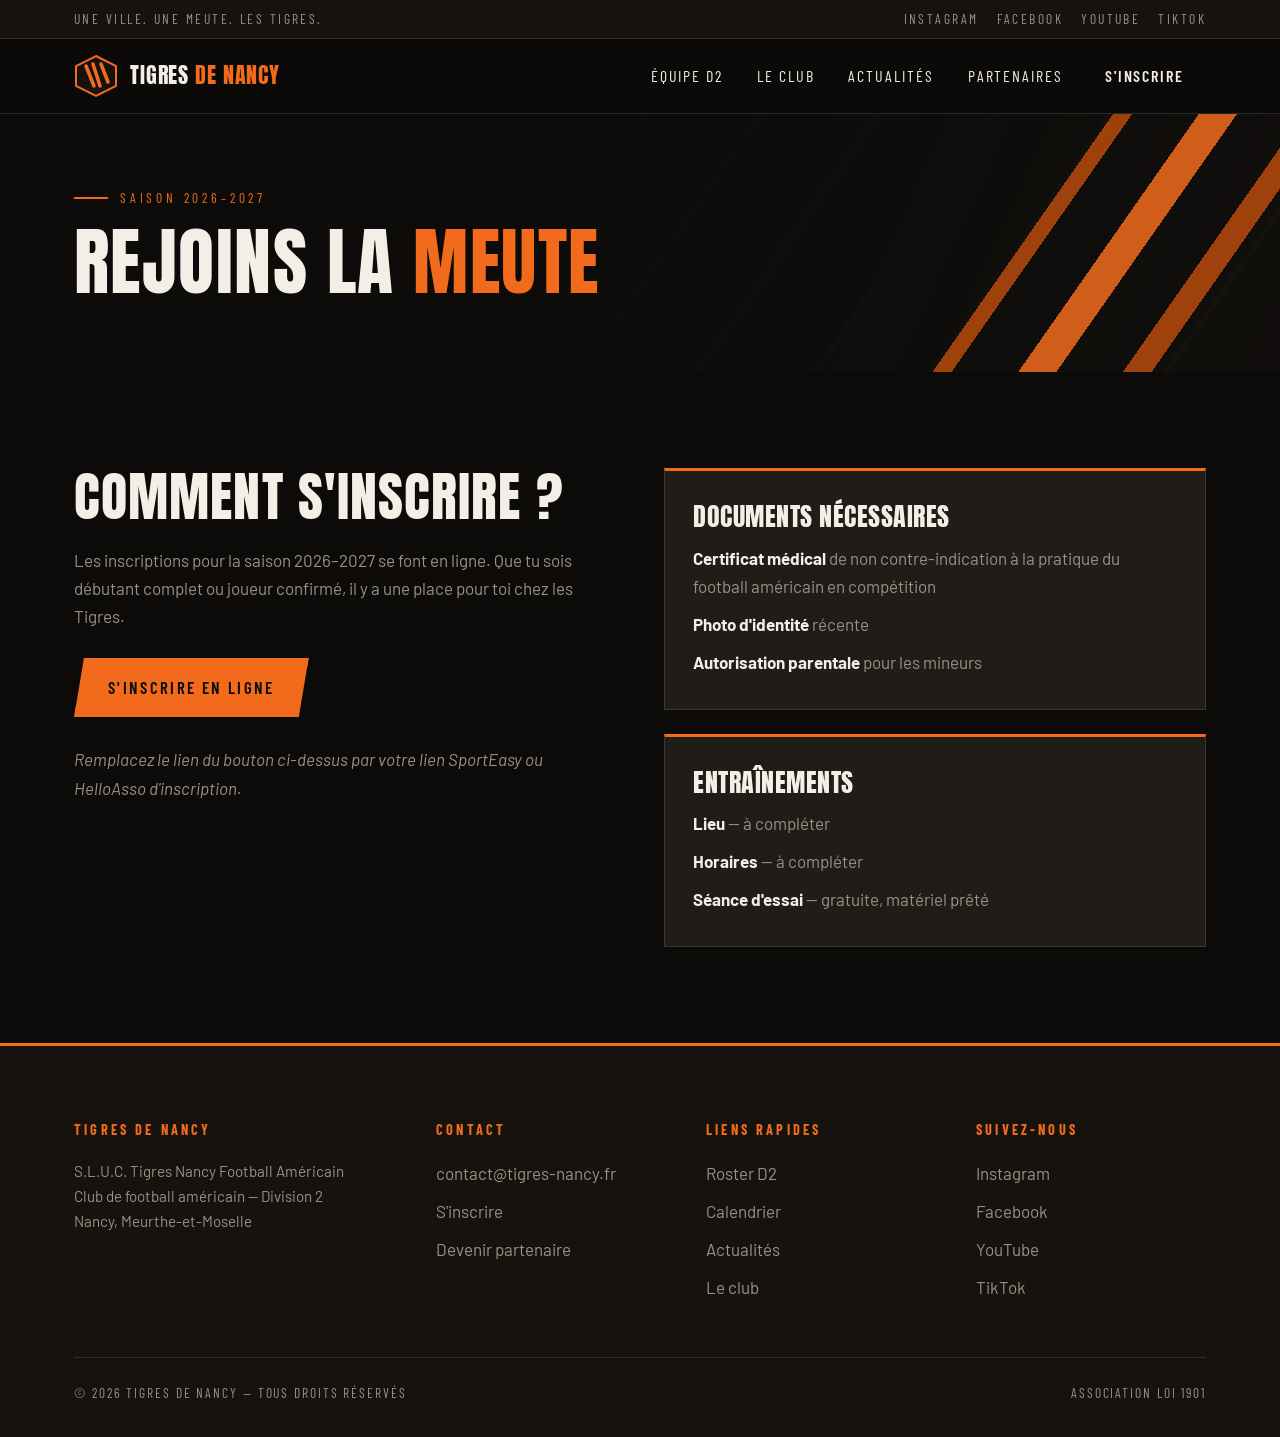
<file: inscription.html>
<!DOCTYPE html>
<html lang="fr">
<head>
  <meta charset="UTF-8">
  <meta name="viewport" content="width=device-width, initial-scale=1.0">
  <title>Inscription | Tigres de Nancy — Football Américain</title>
  <meta name="description" content="Rejoignez les Tigres de Nancy : inscriptions ouvertes pour la saison 2026-2027, football américain et flag, toutes catégories.">
  <link rel="preconnect" href="https://fonts.googleapis.com">
  <link rel="preconnect" href="https://fonts.gstatic.com" crossorigin>
  <link href="https://fonts.googleapis.com/css2?family=Anton&family=Barlow:wght@400;500;600&family=Barlow+Condensed:wght@400;500;600&display=swap" rel="stylesheet">
  <link rel="stylesheet" href="assets/css/style.css">
</head>
<body>

  <div class="topbar">
    <div class="container">
      <span class="topbar__devise">Une ville. Une meute. Les Tigres.</span>
      <div class="topbar__social">
        <a href="https://www.instagram.com/" aria-label="Instagram">Instagram</a>
        <a href="https://www.facebook.com/" aria-label="Facebook">Facebook</a>
        <a href="https://www.youtube.com/" aria-label="YouTube">YouTube</a>
        <a href="https://www.tiktok.com/" aria-label="TikTok">TikTok</a>
      </div>
    </div>
  </div>

  <header class="header">
    <div class="container">
      <a class="logo" href="index.html">
        <svg class="logo__badge" viewBox="0 0 44 44" aria-hidden="true">
          <polygon points="22,2 42,12 42,32 22,42 2,32 2,12" fill="#16130f" stroke="#f26b1d" stroke-width="2"/>
          <path d="M12 12 L20 32 M19 10 L26 32 M27 10 L34 28" stroke="#f26b1d" stroke-width="3.5" stroke-linecap="round" fill="none"/>
        </svg>
        <span>Tigres <em>de Nancy</em></span>
      </a>

      <button class="burger" aria-expanded="false" aria-controls="nav-principale">Menu</button>

      <nav class="nav" id="nav-principale" aria-label="Navigation principale">
        <div class="nav__item">
          <button class="nav__parent" aria-haspopup="true">Équipe D2</button>
          <div class="nav__sous">
            <a href="equipe.html">Roster</a>
            <a href="calendrier.html">Calendrier &amp; résultats</a>
          </div>
        </div>
        <div class="nav__item">
          <button class="nav__parent" aria-haspopup="true">Le club</button>
          <div class="nav__sous">
            <a href="club.html">Histoire &amp; valeurs</a>
            <a href="club.html#staff">Staff</a>
            <a href="club.html#bureau">Comité de direction</a>
          </div>
        </div>
        <a href="actualites.html">Actualités</a>
        <a href="partenaires.html">Partenaires</a>
        <a class="btn btn--plein" href="inscription.html" style="padding:10px 22px;">S'inscrire</a>
      </nav>
    </div>
  </header>

  <section class="hero" style="min-height:auto;">
    <div class="container">
      <div class="hero__inner" style="padding:64px 0 72px;">
        <span class="eyebrow">Saison 2026–2027</span>
        <h1 style="font-size:clamp(2.4rem,6vw,4.6rem);margin-top:14px;">Rejoins la <em>meute</em></h1>
      </div>
    </div>
  </section>

  <section class="section">
    <div class="container">
      <div class="grille-2">
        <div class="reveal">
          <h2 style="margin-bottom:20px;">Comment s'inscrire ?</h2>
          <p class="muted">Les inscriptions pour la saison 2026–2027 se font en ligne. Que tu sois débutant complet ou joueur confirmé, il y a une place pour toi chez les Tigres.</p>
          <p style="margin:28px 0;"><a class="btn btn--plein" href="#">S'inscrire en ligne</a></p>
          <p class="muted"><em>Remplacez le lien du bouton ci-dessus par votre lien SportEasy ou HelloAsso d'inscription.</em></p>
        </div>
        <div style="display:flex;flex-direction:column;gap:24px;">
          <div class="encart reveal">
            <h3>Documents nécessaires</h3>
            <ul>
              <li><strong>Certificat médical</strong> de non contre-indication à la pratique du football américain en compétition</li>
              <li><strong>Photo d'identité</strong> récente</li>
              <li><strong>Autorisation parentale</strong> pour les mineurs</li>
            </ul>
          </div>
          <div class="encart reveal">
            <h3>Entraînements</h3>
            <ul>
              <li><strong>Lieu</strong> — à compléter</li>
              <li><strong>Horaires</strong> — à compléter</li>
              <li><strong>Séance d'essai</strong> — gratuite, matériel prêté</li>
            </ul>
          </div>
        </div>
      </div>
    </div>
  </section>

  <footer class="footer">
    <div class="container">
      <div class="footer__grid">
        <div>
          <h4>Tigres de Nancy</h4>
          <p>S.L.U.C. Tigres Nancy Football Américain<br>Club de football américain — Division 2<br>Nancy, Meurthe-et-Moselle</p>
        </div>
        <div>
          <h4>Contact</h4>
          <ul>
            <li><a href="mailto:contact@tigres-nancy.fr">contact@tigres-nancy.fr</a></li>
            <li><a href="inscription.html">S'inscrire</a></li>
            <li><a href="partenaires.html">Devenir partenaire</a></li>
          </ul>
        </div>
        <div>
          <h4>Liens rapides</h4>
          <ul>
            <li><a href="equipe.html">Roster D2</a></li>
            <li><a href="calendrier.html">Calendrier</a></li>
            <li><a href="actualites.html">Actualités</a></li>
            <li><a href="club.html">Le club</a></li>
          </ul>
        </div>
        <div>
          <h4>Suivez-nous</h4>
          <ul>
            <li><a href="https://www.instagram.com/">Instagram</a></li>
            <li><a href="https://www.facebook.com/">Facebook</a></li>
            <li><a href="https://www.youtube.com/">YouTube</a></li>
            <li><a href="https://www.tiktok.com/">TikTok</a></li>
          </ul>
        </div>
      </div>
      <div class="footer__legal">
        <span>© 2026 Tigres de Nancy — Tous droits réservés</span>
        <span>Association loi 1901</span>
      </div>
    </div>
  </footer>

  <script src="assets/js/main.js"></script>
</body>
</html>
</file>
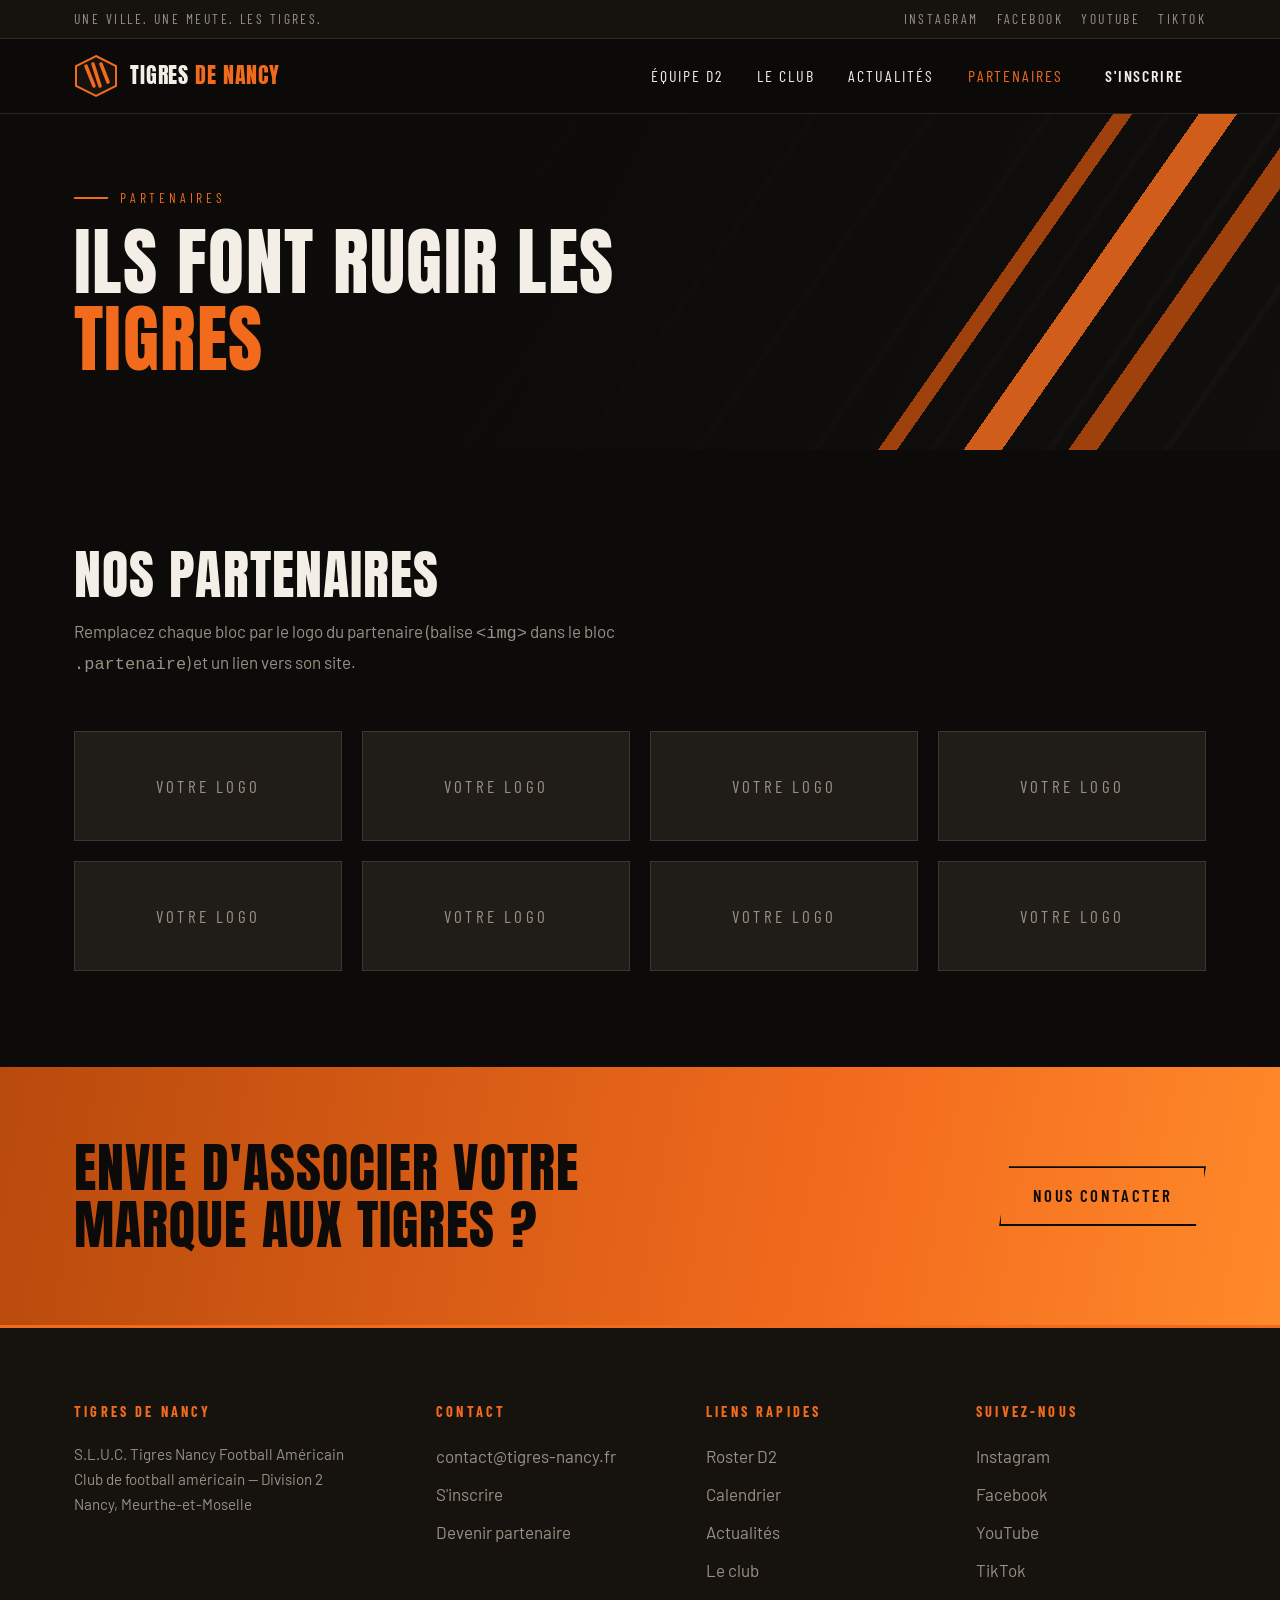
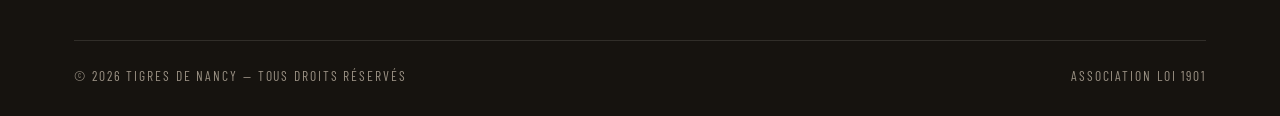
<file: partenaires.html>
<!DOCTYPE html>
<html lang="fr">
<head>
  <meta charset="UTF-8">
  <meta name="viewport" content="width=device-width, initial-scale=1.0">
  <title>Partenaires | Tigres de Nancy — Football Américain</title>
  <meta name="description" content="Les partenaires des Tigres de Nancy. Devenez sponsor du club et associez votre image au football américain en Lorraine.">
  <link rel="preconnect" href="https://fonts.googleapis.com">
  <link rel="preconnect" href="https://fonts.gstatic.com" crossorigin>
  <link href="https://fonts.googleapis.com/css2?family=Anton&family=Barlow:wght@400;500;600&family=Barlow+Condensed:wght@400;500;600&display=swap" rel="stylesheet">
  <link rel="stylesheet" href="assets/css/style.css">
</head>
<body>

  <div class="topbar">
    <div class="container">
      <span class="topbar__devise">Une ville. Une meute. Les Tigres.</span>
      <div class="topbar__social">
        <a href="https://www.instagram.com/" aria-label="Instagram">Instagram</a>
        <a href="https://www.facebook.com/" aria-label="Facebook">Facebook</a>
        <a href="https://www.youtube.com/" aria-label="YouTube">YouTube</a>
        <a href="https://www.tiktok.com/" aria-label="TikTok">TikTok</a>
      </div>
    </div>
  </div>

  <header class="header">
    <div class="container">
      <a class="logo" href="index.html">
        <svg class="logo__badge" viewBox="0 0 44 44" aria-hidden="true">
          <polygon points="22,2 42,12 42,32 22,42 2,32 2,12" fill="#16130f" stroke="#f26b1d" stroke-width="2"/>
          <path d="M12 12 L20 32 M19 10 L26 32 M27 10 L34 28" stroke="#f26b1d" stroke-width="3.5" stroke-linecap="round" fill="none"/>
        </svg>
        <span>Tigres <em>de Nancy</em></span>
      </a>

      <button class="burger" aria-expanded="false" aria-controls="nav-principale">Menu</button>

      <nav class="nav" id="nav-principale" aria-label="Navigation principale">
        <div class="nav__item">
          <button class="nav__parent" aria-haspopup="true">Équipe D2</button>
          <div class="nav__sous">
            <a href="equipe.html">Roster</a>
            <a href="calendrier.html">Calendrier &amp; résultats</a>
          </div>
        </div>
        <div class="nav__item">
          <button class="nav__parent" aria-haspopup="true">Le club</button>
          <div class="nav__sous">
            <a href="club.html">Histoire &amp; valeurs</a>
            <a href="club.html#staff">Staff</a>
            <a href="club.html#bureau">Comité de direction</a>
          </div>
        </div>
        <a href="actualites.html">Actualités</a>
        <a href="partenaires.html" aria-current="page">Partenaires</a>
        <a class="btn btn--plein" href="inscription.html" style="padding:10px 22px;">S'inscrire</a>
      </nav>
    </div>
  </header>

  <section class="hero" style="min-height:auto;">
    <div class="container">
      <div class="hero__inner" style="padding:64px 0 72px;">
        <span class="eyebrow">Partenaires</span>
        <h1 style="font-size:clamp(2.4rem,6vw,4.6rem);margin-top:14px;">Ils font rugir les <em>Tigres</em></h1>
      </div>
    </div>
  </section>

  <section class="section">
    <div class="container">
      <div class="section__head reveal">
        <h2>Nos partenaires</h2>
        <p class="muted">Remplacez chaque bloc par le logo du partenaire (balise <code>&lt;img&gt;</code> dans le bloc <code>.partenaire</code>) et un lien vers son site.</p>
      </div>
      <div class="partenaires reveal">
        <a class="partenaire" href="#">Votre logo</a>
        <a class="partenaire" href="#">Votre logo</a>
        <a class="partenaire" href="#">Votre logo</a>
        <a class="partenaire" href="#">Votre logo</a>
        <a class="partenaire" href="#">Votre logo</a>
        <a class="partenaire" href="#">Votre logo</a>
        <a class="partenaire" href="#">Votre logo</a>
        <a class="partenaire" href="#">Votre logo</a>
      </div>
    </div>
  </section>

  <section class="cta-inscription">
    <div class="container">
      <h2>Envie d'associer votre marque aux Tigres ?</h2>
      <a class="btn" href="mailto:contact@tigres-nancy.fr">Nous contacter</a>
    </div>
  </section>

  <footer class="footer">
    <div class="container">
      <div class="footer__grid">
        <div>
          <h4>Tigres de Nancy</h4>
          <p>S.L.U.C. Tigres Nancy Football Américain<br>Club de football américain — Division 2<br>Nancy, Meurthe-et-Moselle</p>
        </div>
        <div>
          <h4>Contact</h4>
          <ul>
            <li><a href="mailto:contact@tigres-nancy.fr">contact@tigres-nancy.fr</a></li>
            <li><a href="inscription.html">S'inscrire</a></li>
            <li><a href="partenaires.html">Devenir partenaire</a></li>
          </ul>
        </div>
        <div>
          <h4>Liens rapides</h4>
          <ul>
            <li><a href="equipe.html">Roster D2</a></li>
            <li><a href="calendrier.html">Calendrier</a></li>
            <li><a href="actualites.html">Actualités</a></li>
            <li><a href="club.html">Le club</a></li>
          </ul>
        </div>
        <div>
          <h4>Suivez-nous</h4>
          <ul>
            <li><a href="https://www.instagram.com/">Instagram</a></li>
            <li><a href="https://www.facebook.com/">Facebook</a></li>
            <li><a href="https://www.youtube.com/">YouTube</a></li>
            <li><a href="https://www.tiktok.com/">TikTok</a></li>
          </ul>
        </div>
      </div>
      <div class="footer__legal">
        <span>© 2026 Tigres de Nancy — Tous droits réservés</span>
        <span>Association loi 1901</span>
      </div>
    </div>
  </footer>

  <script src="assets/js/main.js"></script>
</body>
</html>
</file>
<file: assets/css/style.css>
/* ==========================================================================
   TIGRES DE NANCY — Feuille de style principale
   Palette : noir profond / orange tigre / crème
   Typo    : Anton (titres) · Barlow (texte) · Barlow Condensed (labels)
   ========================================================================== */

:root {
  --noir: #0c0b0a;
  --anthracite: #16130f;
  --carbone: #201c17;
  --orange: #f26b1d;
  --orange-vif: #ff8a2a;
  --orange-sombre: #b84a0c;
  --creme: #f3eee6;
  --gris: #9a9184;
  --ligne: rgba(243, 238, 230, 0.12);

  --font-display: "Anton", "Arial Narrow", sans-serif;
  --font-body: "Barlow", "Helvetica Neue", sans-serif;
  --font-label: "Barlow Condensed", "Arial Narrow", sans-serif;

  --container: 1180px;
  --radius: 4px;
}

* { margin: 0; padding: 0; box-sizing: border-box; }

html { scroll-behavior: smooth; }

body {
  background: var(--noir);
  color: var(--creme);
  font-family: var(--font-body);
  font-size: 17px;
  line-height: 1.65;
  -webkit-font-smoothing: antialiased;
}

img { max-width: 100%; display: block; }

a { color: inherit; text-decoration: none; }

.container {
  max-width: var(--container);
  margin: 0 auto;
  padding: 0 24px;
}

/* ---------- Typographie ---------- */

h1, h2, h3, .display {
  font-family: var(--font-display);
  font-weight: 400;
  text-transform: uppercase;
  letter-spacing: 0.02em;
  line-height: 1.05;
}

h1 { font-size: clamp(3rem, 9vw, 7rem); }
h2 { font-size: clamp(2rem, 5vw, 3.4rem); }
h3 { font-size: clamp(1.2rem, 2.5vw, 1.6rem); }

.eyebrow {
  font-family: var(--font-label);
  text-transform: uppercase;
  letter-spacing: 0.28em;
  font-size: 0.85rem;
  color: var(--orange);
  display: inline-flex;
  align-items: center;
  gap: 12px;
}

.eyebrow::before {
  content: "";
  width: 34px;
  height: 2px;
  background: var(--orange);
  transform: skewX(-30deg);
}

p.lead { font-size: 1.15rem; color: var(--creme); }
p.muted { color: var(--gris); }

/* ---------- Boutons ---------- */

.btn {
  display: inline-block;
  font-family: var(--font-label);
  font-size: 1.05rem;
  letter-spacing: 0.14em;
  text-transform: uppercase;
  padding: 14px 32px;
  border: 2px solid var(--orange);
  color: var(--creme);
  background: transparent;
  transition: background 0.2s ease, color 0.2s ease, transform 0.2s ease;
  clip-path: polygon(10px 0, 100% 0, calc(100% - 10px) 100%, 0 100%);
  cursor: pointer;
}

.btn:hover { background: var(--orange); color: var(--noir); }

.btn--plein {
  background: var(--orange);
  color: var(--noir);
  font-weight: 600;
}

.btn--plein:hover { background: var(--orange-vif); }

.btn:focus-visible,
a:focus-visible {
  outline: 3px solid var(--orange-vif);
  outline-offset: 3px;
}

/* ---------- Griffes (signature visuelle) ---------- */

.griffes {
  width: 74px;
  height: 40px;
  display: block;
}

.griffes path { fill: var(--orange); }

/* ---------- Header ---------- */

.topbar {
  background: var(--anthracite);
  border-bottom: 1px solid var(--ligne);
  font-family: var(--font-label);
  font-size: 0.85rem;
  letter-spacing: 0.18em;
  text-transform: uppercase;
}

.topbar .container {
  display: flex;
  justify-content: space-between;
  align-items: center;
  min-height: 38px;
  gap: 16px;
}

.topbar__devise { color: var(--gris); }

.topbar__social { display: flex; gap: 18px; }
.topbar__social a { color: var(--gris); transition: color 0.2s; }
.topbar__social a:hover { color: var(--orange); }

.header {
  position: sticky;
  top: 0;
  z-index: 50;
  background: rgba(12, 11, 10, 0.94);
  backdrop-filter: blur(8px);
  border-bottom: 1px solid var(--ligne);
}

.header .container {
  display: flex;
  align-items: center;
  justify-content: space-between;
  min-height: 74px;
  gap: 24px;
}

.logo {
  display: flex;
  align-items: center;
  gap: 12px;
  font-family: var(--font-display);
  font-size: 1.35rem;
  text-transform: uppercase;
  letter-spacing: 0.04em;
  white-space: nowrap;
}

.logo__badge {
  width: 44px;
  height: 44px;
  flex: none;
}

.logo span em {
  font-style: normal;
  color: var(--orange);
}

.nav { display: flex; align-items: center; gap: 6px; }

.nav a,
.nav .nav__parent {
  font-family: var(--font-label);
  font-size: 1rem;
  letter-spacing: 0.12em;
  text-transform: uppercase;
  padding: 10px 14px;
  color: var(--creme);
  transition: color 0.2s;
  cursor: pointer;
  background: none;
  border: none;
}

.nav a:hover,
.nav a[aria-current="page"],
.nav .nav__parent:hover { color: var(--orange); }

.nav__item { position: relative; }

.nav__sous {
  position: absolute;
  top: 100%;
  left: 0;
  min-width: 220px;
  background: var(--carbone);
  border: 1px solid var(--ligne);
  border-top: 3px solid var(--orange);
  display: none;
  flex-direction: column;
  padding: 8px 0;
}

.nav__item:hover .nav__sous,
.nav__item:focus-within .nav__sous { display: flex; }

.nav__sous a { padding: 10px 18px; }

.burger {
  display: none;
  background: none;
  border: 2px solid var(--orange);
  color: var(--creme);
  font-family: var(--font-label);
  letter-spacing: 0.14em;
  text-transform: uppercase;
  padding: 8px 14px;
  cursor: pointer;
}

/* ---------- Hero ---------- */

.hero {
  position: relative;
  overflow: hidden;
  background:
    linear-gradient(115deg, rgba(12, 11, 10, 0.96) 38%, rgba(12, 11, 10, 0.55)),
    repeating-linear-gradient(
      -55deg,
      var(--anthracite) 0px,
      var(--anthracite) 90px,
      var(--carbone) 90px,
      var(--carbone) 96px
    );
}

.hero::after {
  /* grande griffe décorative */
  content: "";
  position: absolute;
  right: -140px;
  top: -60px;
  width: 560px;
  height: 560px;
  background:
    linear-gradient(-55deg, transparent 46%, var(--orange-sombre) 46%, var(--orange-sombre) 49%, transparent 49%),
    linear-gradient(-55deg, transparent 56%, var(--orange) 56%, var(--orange) 60%, transparent 60%),
    linear-gradient(-55deg, transparent 67%, var(--orange-sombre) 67%, var(--orange-sombre) 69%, transparent 69%);
  opacity: 0.85;
  pointer-events: none;
}

.hero__inner {
  position: relative;
  z-index: 1;
  padding: 110px 0 120px;
  max-width: 720px;
}

.hero__saison {
  font-family: var(--font-label);
  letter-spacing: 0.3em;
  text-transform: uppercase;
  color: var(--orange-vif);
  margin-bottom: 18px;
  font-size: 0.95rem;
}

.hero h1 em {
  font-style: normal;
  color: var(--orange);
}

.hero p {
  margin: 26px 0 38px;
  font-size: 1.2rem;
  color: var(--gris);
  max-width: 540px;
}

.hero__actions { display: flex; flex-wrap: wrap; gap: 16px; }

/* ---------- Sections ---------- */

.section { padding: 96px 0; }

.section--alt { background: var(--anthracite); }

.section__head {
  display: flex;
  flex-direction: column;
  gap: 14px;
  margin-bottom: 52px;
  max-width: 640px;
}

/* ---------- Cartes matchs ---------- */

.matchs { display: grid; grid-template-columns: repeat(3, 1fr); gap: 20px; }

.match {
  background: var(--carbone);
  border: 1px solid var(--ligne);
  border-left: 4px solid var(--orange);
  padding: 26px 24px;
  display: flex;
  flex-direction: column;
  gap: 10px;
}

.match__date {
  font-family: var(--font-label);
  letter-spacing: 0.2em;
  text-transform: uppercase;
  font-size: 0.85rem;
  color: var(--orange-vif);
}

.match__affiche {
  font-family: var(--font-display);
  font-size: 1.35rem;
  text-transform: uppercase;
  line-height: 1.2;
}

.match__lieu { color: var(--gris); font-size: 0.95rem; }

.match__tag {
  align-self: flex-start;
  font-family: var(--font-label);
  font-size: 0.8rem;
  letter-spacing: 0.16em;
  text-transform: uppercase;
  padding: 3px 10px;
  border: 1px solid var(--orange);
  color: var(--orange);
}

.match--domicile .match__tag {
  background: var(--orange);
  color: var(--noir);
}

/* ---------- Blocs équipes ---------- */

.equipes { display: grid; grid-template-columns: repeat(3, 1fr); gap: 20px; }

.equipe {
  position: relative;
  background: var(--carbone);
  border: 1px solid var(--ligne);
  padding: 34px 26px 30px;
  overflow: hidden;
  transition: border-color 0.2s, transform 0.2s;
}

.equipe:hover { border-color: var(--orange); transform: translateY(-4px); }

.equipe::before {
  content: "";
  position: absolute;
  top: 0;
  right: 0;
  width: 70px;
  height: 70px;
  background: linear-gradient(-55deg, transparent 48%, var(--orange) 48%, var(--orange) 55%, transparent 55%);
  opacity: 0.5;
}

.equipe h3 { margin-bottom: 8px; }
.equipe p { color: var(--gris); font-size: 0.98rem; margin-bottom: 18px; }

.equipe .lien {
  font-family: var(--font-label);
  letter-spacing: 0.16em;
  text-transform: uppercase;
  color: var(--orange);
  font-size: 0.9rem;
}

.equipe .lien:hover { color: var(--orange-vif); }

/* ---------- Bandeau histoire ---------- */

.histoire { display: grid; grid-template-columns: 1.1fr 0.9fr; gap: 64px; align-items: center; }

.histoire__visuel {
  aspect-ratio: 4 / 3;
  background:
    linear-gradient(160deg, rgba(242, 107, 29, 0.16), transparent 55%),
    repeating-linear-gradient(-55deg, var(--carbone) 0 70px, var(--anthracite) 70px 76px);
  border: 1px solid var(--ligne);
  display: grid;
  place-items: center;
}

.histoire__visuel .griffes { width: 120px; height: 66px; opacity: 0.9; }

.chiffres { display: flex; gap: 40px; margin-top: 34px; flex-wrap: wrap; }

.chiffre .display { font-size: 2.6rem; color: var(--orange); }

.chiffre span {
  font-family: var(--font-label);
  letter-spacing: 0.18em;
  text-transform: uppercase;
  font-size: 0.85rem;
  color: var(--gris);
}

/* ---------- Bandeau inscription ---------- */

.cta-inscription {
  background:
    linear-gradient(100deg, var(--orange-sombre), var(--orange) 65%, var(--orange-vif));
  color: var(--noir);
  padding: 72px 0;
}

.cta-inscription .container {
  display: flex;
  align-items: center;
  justify-content: space-between;
  gap: 32px;
  flex-wrap: wrap;
}

.cta-inscription h2 { max-width: 620px; }

.cta-inscription .btn {
  border-color: var(--noir);
  color: var(--noir);
  font-weight: 600;
}

.cta-inscription .btn:hover { background: var(--noir); color: var(--creme); }

/* ---------- Partenaires ---------- */

.partenaires { display: grid; grid-template-columns: repeat(4, 1fr); gap: 20px; }

.partenaire {
  background: var(--carbone);
  border: 1px solid var(--ligne);
  min-height: 110px;
  display: grid;
  place-items: center;
  font-family: var(--font-label);
  letter-spacing: 0.2em;
  text-transform: uppercase;
  color: var(--gris);
  transition: border-color 0.2s, color 0.2s;
}

.partenaire:hover { border-color: var(--orange); color: var(--creme); }

/* ---------- Tableaux (calendrier / classement) ---------- */

.tableau { width: 100%; border-collapse: collapse; }

.tableau th {
  font-family: var(--font-label);
  letter-spacing: 0.18em;
  text-transform: uppercase;
  font-size: 0.85rem;
  color: var(--orange);
  text-align: left;
  padding: 14px 16px;
  border-bottom: 2px solid var(--orange);
}

.tableau td {
  padding: 14px 16px;
  border-bottom: 1px solid var(--ligne);
}

.tableau tr:hover td { background: rgba(242, 107, 29, 0.06); }

/* ---------- Roster ---------- */

.roster { display: grid; grid-template-columns: repeat(4, 1fr); gap: 18px; }

.joueur {
  background: var(--carbone);
  border: 1px solid var(--ligne);
  padding: 22px 20px;
}

.joueur .numero {
  font-family: var(--font-display);
  font-size: 2rem;
  color: var(--orange);
}

.joueur .nom { font-family: var(--font-display); font-size: 1.1rem; text-transform: uppercase; }

.joueur .poste {
  font-family: var(--font-label);
  letter-spacing: 0.16em;
  text-transform: uppercase;
  font-size: 0.85rem;
  color: var(--gris);
}

/* ---------- Formulaire / infos pratiques ---------- */

.grille-2 { display: grid; grid-template-columns: 1fr 1fr; gap: 48px; align-items: start; }

.encart {
  background: var(--carbone);
  border: 1px solid var(--ligne);
  border-top: 3px solid var(--orange);
  padding: 32px 28px;
}

.encart h3 { margin-bottom: 14px; }
.encart ul { list-style: none; display: flex; flex-direction: column; gap: 10px; color: var(--gris); }
.encart li strong { color: var(--creme); }

/* ---------- Footer ---------- */

.footer {
  background: var(--anthracite);
  border-top: 3px solid var(--orange);
  padding: 72px 0 32px;
  margin-top: 0;
}

.footer__grid {
  display: grid;
  grid-template-columns: 1.4fr 1fr 1fr 1fr;
  gap: 40px;
  margin-bottom: 56px;
}

.footer h4 {
  font-family: var(--font-label);
  letter-spacing: 0.22em;
  text-transform: uppercase;
  font-size: 0.9rem;
  color: var(--orange);
  margin-bottom: 18px;
}

.footer ul { list-style: none; display: flex; flex-direction: column; gap: 10px; }
.footer a { color: var(--gris); transition: color 0.2s; }
.footer a:hover { color: var(--orange-vif); }
.footer p { color: var(--gris); font-size: 0.95rem; }

.footer__legal {
  border-top: 1px solid var(--ligne);
  padding-top: 24px;
  display: flex;
  justify-content: space-between;
  flex-wrap: wrap;
  gap: 12px;
  font-size: 0.85rem;
  color: var(--gris);
  font-family: var(--font-label);
  letter-spacing: 0.14em;
  text-transform: uppercase;
}

/* ---------- Animations ---------- */

.reveal {
  opacity: 0;
  transform: translateY(24px);
  transition: opacity 0.6s ease, transform 0.6s ease;
}

.reveal.visible { opacity: 1; transform: none; }

@media (prefers-reduced-motion: reduce) {
  html { scroll-behavior: auto; }
  .reveal { opacity: 1; transform: none; transition: none; }
  .equipe, .btn { transition: none; }
}

/* ---------- Responsive ---------- */

@media (max-width: 960px) {
  .matchs, .equipes { grid-template-columns: 1fr 1fr; }
  .roster { grid-template-columns: 1fr 1fr 1fr; }
  .histoire { grid-template-columns: 1fr; gap: 40px; }
  .footer__grid { grid-template-columns: 1fr 1fr; }
  .partenaires { grid-template-columns: 1fr 1fr; }
  .grille-2 { grid-template-columns: 1fr; }
}

@media (max-width: 720px) {
  body { font-size: 16px; }
  .container { padding: 0 18px; }

  /* --- Topbar --- */
  .topbar__devise { display: none; }
  .topbar .container { justify-content: center; }
  .topbar__social { gap: 14px; font-size: 0.78rem; }

  /* --- Header / menu mobile --- */
  .header .container { min-height: 62px; }
  .logo { font-size: 1.1rem; gap: 9px; }
  .logo__badge { width: 36px; height: 36px; }
  .burger { display: block; padding: 7px 14px; font-size: 0.9rem; }
  .burger[aria-expanded="true"] { background: var(--orange); color: var(--noir); }

  .nav {
    display: none;
    position: absolute;
    top: 100%;
    left: 0;
    right: 0;
    background: var(--carbone);
    flex-direction: column;
    align-items: stretch;
    gap: 0;
    border-bottom: 3px solid var(--orange);
    padding: 8px 0 16px;
    max-height: calc(100vh - 100px);
    overflow-y: auto;
    box-shadow: 0 18px 30px rgba(0, 0, 0, 0.5);
  }
  .nav.ouvert { display: flex; }

  /* zones tactiles généreuses + séparateurs */
  .nav > a,
  .nav .nav__parent {
    display: block;
    width: 100%;
    text-align: left;
    padding: 15px 22px;
    font-size: 1.05rem;
    border-bottom: 1px solid var(--ligne);
  }
  .nav__item { border-bottom: 1px solid var(--ligne); }
  .nav__item .nav__parent {
    border-bottom: none;
    color: var(--orange);
    letter-spacing: 0.2em;
    font-size: 0.85rem;
    padding-bottom: 4px;
    pointer-events: none; /* simple intitulé de groupe sur mobile */
  }
  .nav__sous {
    position: static;
    display: flex;
    border: none;
    padding: 0 0 8px;
    background: transparent;
  }
  .nav__sous a { padding: 12px 34px; font-size: 1.02rem; }
  .nav .btn { margin: 16px 22px 0; text-align: center; }

  /* --- Hero --- */
  .hero__inner { padding: 56px 0 64px; }
  .hero__saison { font-size: 0.82rem; letter-spacing: 0.22em; }
  .hero p { font-size: 1.05rem; margin: 20px 0 30px; }
  .hero::after {
    /* griffe réduite mais conservée : l'identité reste visible sur mobile */
    display: block;
    right: -190px;
    top: -160px;
    width: 380px;
    height: 380px;
    opacity: 0.55;
  }
  .hero__actions { flex-direction: column; align-items: stretch; }
  .hero__actions .btn { text-align: center; }

  /* --- Sections & grilles --- */
  .section { padding: 56px 0; }
  .section__head { margin-bottom: 36px; }
  .matchs, .equipes { grid-template-columns: 1fr; }
  .roster { grid-template-columns: 1fr 1fr; gap: 12px; }
  .joueur { padding: 18px 16px; }
  .chiffres { gap: 24px; }
  .chiffre .display { font-size: 2.1rem; }
  .histoire__visuel { aspect-ratio: 16 / 9; }

  /* --- CTA inscription --- */
  .cta-inscription { padding: 52px 0; }
  .cta-inscription .container {
    flex-direction: column;
    align-items: flex-start;
    gap: 24px;
  }
  .cta-inscription .btn { width: 100%; text-align: center; }

  /* --- Tableaux : défilement fluide --- */
  .tableau { min-width: 560px; }
  .tableau th, .tableau td { padding: 12px 12px; font-size: 0.95rem; }

  /* --- Footer --- */
  .footer { padding: 52px 0 24px; }
  .footer__grid { grid-template-columns: 1fr; gap: 30px; margin-bottom: 40px; }
  .footer__legal { flex-direction: column; align-items: flex-start; gap: 6px; }
}

@media (max-width: 400px) {
  .roster { grid-template-columns: 1fr; }
  .partenaires { grid-template-columns: 1fr; }
  .partenaire { min-height: 84px; }
  h1 { font-size: clamp(2.4rem, 12vw, 3rem); }
}
</file>
